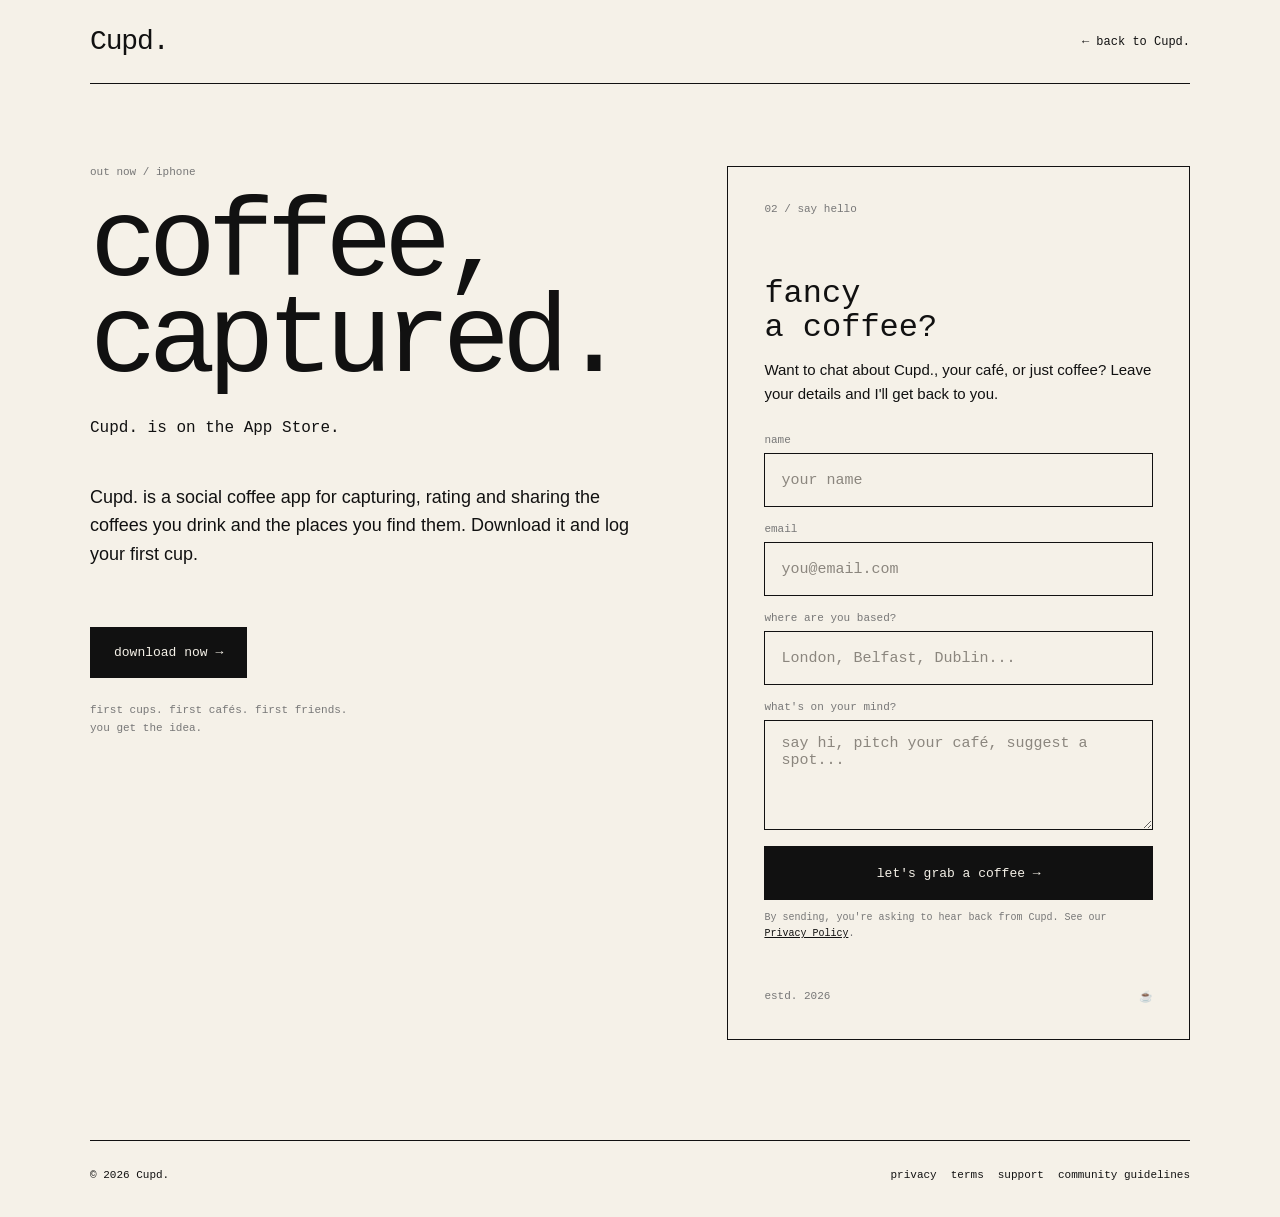
<file: beta/index.html>
<!doctype html>
<html lang="en">
<head>
  <meta charset="utf-8">
  <meta name="viewport" content="width=device-width, initial-scale=1">
  <title>Get Cupd.</title>
  <meta
    name="description"
    content="Cupd. is out now on iPhone. Download it, or say hello and grab a coffee."
  >
  <style>
    :root {
      --cream: #F5F1E8;
      --ink: #111111;
      --muted: #777777;
      --line: #C9C3B9;
    }

    * {
      box-sizing: border-box;
    }

    html,
    body {
      margin: 0;
      padding: 0;
      min-height: 100%;
      background: var(--cream);
      color: var(--ink);
      font-family: "Courier New", Courier, monospace;
    }

    body {
      min-height: 100vh;
    }

    .wrap {
      width: min(1100px, calc(100% - 40px));
      margin: 0 auto;
      min-height: 100vh;
      display: flex;
      flex-direction: column;
    }

    nav {
      min-height: 84px;
      display: flex;
      align-items: center;
      justify-content: space-between;
      gap: 24px;
      border-bottom: 1px solid var(--ink);
    }

    .brand {
      color: var(--ink);
      text-decoration: none;
      font-size: 28px;
      letter-spacing: -0.04em;
    }

    .back {
      color: var(--ink);
      text-decoration: none;
      font-size: 12px;
    }

    .back:hover {
      text-decoration: underline;
    }

    main {
      flex: 1;
      display: grid;
      grid-template-columns: 1.1fr 0.9fr;
      gap: 72px;
      align-items: start;
      padding: 82px 0 100px;
    }

    .eyebrow {
      font-size: 11px;
      color: var(--muted);
      margin-bottom: 20px;
      text-transform: lowercase;
    }

    h1 {
      margin: 0;
      font-size: clamp(54px, 9vw, 112px);
      line-height: 0.86;
      font-weight: 400;
      letter-spacing: -0.075em;
    }

    .tagline {
      margin: 28px 0 0;
      font-size: 16px;
      color: var(--ink);
    }

    .copy {
      margin-top: 46px;
      width: min(560px, 100%);
      font-family: Arial, Helvetica, sans-serif;
      font-size: 18px;
      line-height: 1.6;
    }

    .tiny {
      margin-top: 24px;
      color: var(--muted);
      font-size: 11px;
      line-height: 1.6;
    }

    .panel {
      border: 1px solid var(--ink);
      padding: 36px;
    }

    .panel-number {
      color: var(--muted);
      font-size: 11px;
    }

    .panel-title {
      margin: 62px 0 14px;
      font-size: 32px;
      line-height: 1.05;
      font-weight: 400;
    }

    .panel-copy {
      margin: 0 0 28px;
      font-family: Arial, Helvetica, sans-serif;
      line-height: 1.6;
      font-size: 15px;
    }

    .beta-form {
      display: grid;
      gap: 16px;
    }

    .field {
      display: grid;
      gap: 7px;
    }

    label {
      font-size: 11px;
      color: var(--muted);
    }

    input,
    select,
    textarea {
      width: 100%;
      border: 1px solid var(--ink);
      border-radius: 0;
      background: transparent;
      color: var(--ink);
      padding: 0 16px;
      font-family: "Courier New", Courier, monospace;
      font-size: 15px;
      outline: none;
    }

    input,
    select {
      min-height: 54px;
    }

    textarea {
      min-height: 110px;
      padding-top: 14px;
      padding-bottom: 14px;
      resize: vertical;
    }

    input::placeholder,
    textarea::placeholder {
      color: #8B867E;
    }

    input:focus,
    select:focus,
    textarea:focus {
      outline: 1px solid var(--ink);
      outline-offset: 2px;
    }

    .choice-grid {
      display: grid;
      grid-template-columns: 1fr 1fr;
      gap: 10px;
    }

    .choice {
      position: relative;
    }

    .choice input {
      position: absolute;
      opacity: 0;
      pointer-events: none;
    }

    .choice label {
      min-height: 54px;
      border: 1px solid var(--ink);
      display: flex;
      align-items: center;
      justify-content: center;
      padding: 10px 14px;
      cursor: pointer;
      color: var(--ink);
      text-align: center;
    }

    .choice input:checked + label {
      background: var(--ink);
      color: var(--cream);
    }

    .conditional {
      display: none;
    }

    .conditional.is-visible {
      display: grid;
    }

    button {
      min-height: 54px;
      border: 1px solid var(--ink);
      border-radius: 0;
      background: var(--ink);
      color: var(--cream);
      padding: 0 18px;
      cursor: pointer;
      font-family: "Courier New", Courier, monospace;
      font-size: 13px;
    }

    button:hover {
      opacity: 0.88;
    }

    button:disabled {
      opacity: 0.55;
      cursor: wait;
    }

    .form-note {
      margin: 10px 0 0;
      font-size: 10px;
      color: var(--muted);
      line-height: 1.6;
    }

    .form-note a {
      color: var(--ink);
    }

    .status {
      display: none;
      margin-top: 18px;
      border-top: 1px solid var(--line);
      padding-top: 18px;
      font-size: 12px;
      line-height: 1.6;
    }

    .download {
      display: inline-block;
      margin-top: 40px;
      padding: 18px 24px;
      background: var(--ink);
      color: var(--cream);
      font-size: 13px;
      text-decoration: none;
    }

    .download:hover {
      opacity: 0.88;
    }

    .panel-bottom {
      margin-top: 48px;
      display: flex;
      justify-content: space-between;
      gap: 20px;
      color: var(--muted);
      font-size: 11px;
    }

    footer {
      padding: 28px 0 36px;
      border-top: 1px solid var(--ink);
      display: flex;
      justify-content: space-between;
      gap: 24px;
      font-size: 11px;
    }

    footer a {
      color: var(--ink);
      text-decoration: none;
    }

    footer a:hover {
      text-decoration: underline;
    }

    .footer-links {
      display: flex;
      flex-wrap: wrap;
      justify-content: flex-end;
      gap: 14px;
    }

    @media (max-width: 780px) {
      nav {
        min-height: 72px;
      }

      main {
        grid-template-columns: 1fr;
        gap: 58px;
        padding: 58px 0 72px;
      }

      h1 {
        font-size: clamp(58px, 18vw, 94px);
      }

      .copy {
        font-size: 16px;
      }

      .panel {
        padding: 28px 22px;
      }

      .panel-title {
        margin-top: 44px;
      }

      .choice-grid {
        grid-template-columns: 1fr;
      }

      footer {
        flex-direction: column;
      }

      .footer-links {
        justify-content: flex-start;
      }
    }
  </style>
</head>

<body>
  <div class="wrap">

    <nav>
      <a class="brand" href="../">Cupd.</a>
      <a class="back" href="../">← back to Cupd.</a>
    </nav>

    <main>
      <section>
        <div class="eyebrow">out now / iPhone</div>

        <h1>
          coffee,<br>
          captured.
        </h1>

        <p class="tagline">
          Cupd. is on the App Store.
        </p>

        <p class="copy">
          Cupd. is a social coffee app for capturing, rating and sharing
          the coffees you drink and the places you find them.
          Download it and log your first cup.
        </p>

        <a class="download" href="https://apps.apple.com/gb/app/cupd/id6807595424">
          download now →
        </a>

        <p class="tiny">
          first cups. first cafés. first friends.<br>
          you get the idea.
        </p>
      </section>

      <section class="panel">
        <div>
          <div class="panel-number">02 / say hello</div>

          <h2 class="panel-title">
            fancy<br>
            a coffee?
          </h2>

          <p class="panel-copy">
            Want to chat about Cupd., your café, or just coffee?
            Leave your details and I'll get back to you.
          </p>

          <form
            class="beta-form"
            id="coffee-form"
          >
            <div class="field">
              <label for="name">name</label>
              <input
                id="name"
                name="name"
                type="text"
                autocomplete="name"
                maxlength="80"
                placeholder="your name"
                required
              >
            </div>

            <div class="field">
              <label for="email">email</label>
              <input
                id="email"
                name="email"
                type="email"
                autocomplete="email"
                maxlength="160"
                placeholder="you@email.com"
                required
              >
            </div>

            <div class="field">
              <label for="location">where are you based?</label>
              <input
                id="location"
                name="location"
                type="text"
                autocomplete="address-level2"
                maxlength="100"
                placeholder="London, Belfast, Dublin..."
                required
              >
            </div>

            <div class="field">
              <label for="message">what's on your mind?</label>
              <textarea
                id="message"
                name="message"
                maxlength="600"
                placeholder="say hi, pitch your café, suggest a spot..."
                required
              ></textarea>
            </div>

            <button
              id="submit-button"
              type="submit"
            >
              let's grab a coffee →
            </button>
          </form>

          <p class="form-note">
            By sending, you're asking to hear back from Cupd.
            See our <a href="../privacy.html">Privacy Policy</a>.
          </p>

          <div
            class="status"
            id="status"
            aria-live="polite"
          ></div>
        </div>

        <div class="panel-bottom">
          <span>estd. 2026</span>
          <span>☕</span>
        </div>
      </section>
    </main>

    <footer>
      <div>
        © 2026 Cupd.
      </div>

      <div class="footer-links">
        <a href="../privacy.html">privacy</a>
        <a href="../terms.html">terms</a>
        <a href="../support.html">support</a>
        <a href="../community-guidelines.html">community guidelines</a>
      </div>
    </footer>

  </div>

  <script>
    /*
      IMPORTANT:
      Paste the SAME public Supabase URL + anon/publishable key
      that your previous working beta form used.

      Never use the service-role key here.
    */

    const SUPABASE_URL =
      "https://qptwehtgqjgxpsjtzdhf.supabase.co";

    const SUPABASE_ANON_KEY =
      "eyJhbGciOiJIUzI1NiIsInR5cCI6IkpXVCJ9.eyJpc3MiOiJzdXBhYmFzZSIsInJlZiI6InFwdHdlaHRncWpneHBzanR6ZGhmIiwicm9sZSI6ImFub24iLCJpYXQiOjE3ODc1ODQwOTYsImV4cCI6MjEwMzE2MDA5Nn0.P0xEj0mYHWo42WC0HzPguFAsPX29lHS7c_ouIWmsYlw";


    const form =
      document.getElementById('coffee-form');

    const status =
      document.getElementById('status');

    const submitButton =
      document.getElementById('submit-button');


    function showStatus(message) {
      status.style.display =
        'block';

      status.textContent =
        message;
    }


    form.addEventListener(
      'submit',
      async function (event) {
        event.preventDefault();

        status.style.display =
          'none';

        submitButton.disabled =
          true;

        submitButton.textContent =
          'sending...';

        const data =
          new FormData(form);

        const field = (name) =>
          String(
            data.get(name) || ''
          ).trim();

        /*
          Coffee chats go into the existing beta_signups table.
          The message is stored in beta_reason, prefixed so
          they're easy to spot.
        */
        const payload = {
          name:
            field('name'),

          email:
            field('email').toLowerCase(),

          location:
            field('location'),

          status:
            'waiting',

          user_type:
            'Coffee drinker',

          device:
            '',

          coffee_frequency:
            '',

          beta_reason:
            `☕ coffee chat: ${field('message')}`
        };


        try {
          const response =
            await fetch(
              `${SUPABASE_URL}/rest/v1/beta_signups`,
              {
                method:
                  'POST',

                headers: {
                  apikey:
                    SUPABASE_ANON_KEY,

                  Authorization:
                    `Bearer ${SUPABASE_ANON_KEY}`,

                  'Content-Type':
                    'application/json',

                  Prefer:
                    'return=minimal'
                },

                body:
                  JSON.stringify(
                    payload
                  )
              }
            );


          if (!response.ok) {
            const errorText =
              await response.text();

            if (
              response.status ===
                409 ||
              errorText.includes(
                'beta_signups_email_unique'
              )
            ) {
              showStatus(
                "looks like we've already got your details — I'll be in touch."
              );

              return;
            }

            throw new Error(
              errorText ||
              'Could not send message.'
            );
          }


          form.reset();

          showStatus(
            "got it. I'll be in touch about that coffee."
          );

        } catch (error) {
          console.error(
            'COFFEE FORM ERROR:',
            error
          );

          showStatus(
            "couldn't send that just yet. try again in a moment, or email support@cupd.co.uk."
          );

        } finally {
          submitButton.disabled =
            false;

          submitButton.textContent =
            "let's grab a coffee →";
        }
      }
    );
  </script>
</body>
</html>
</file>
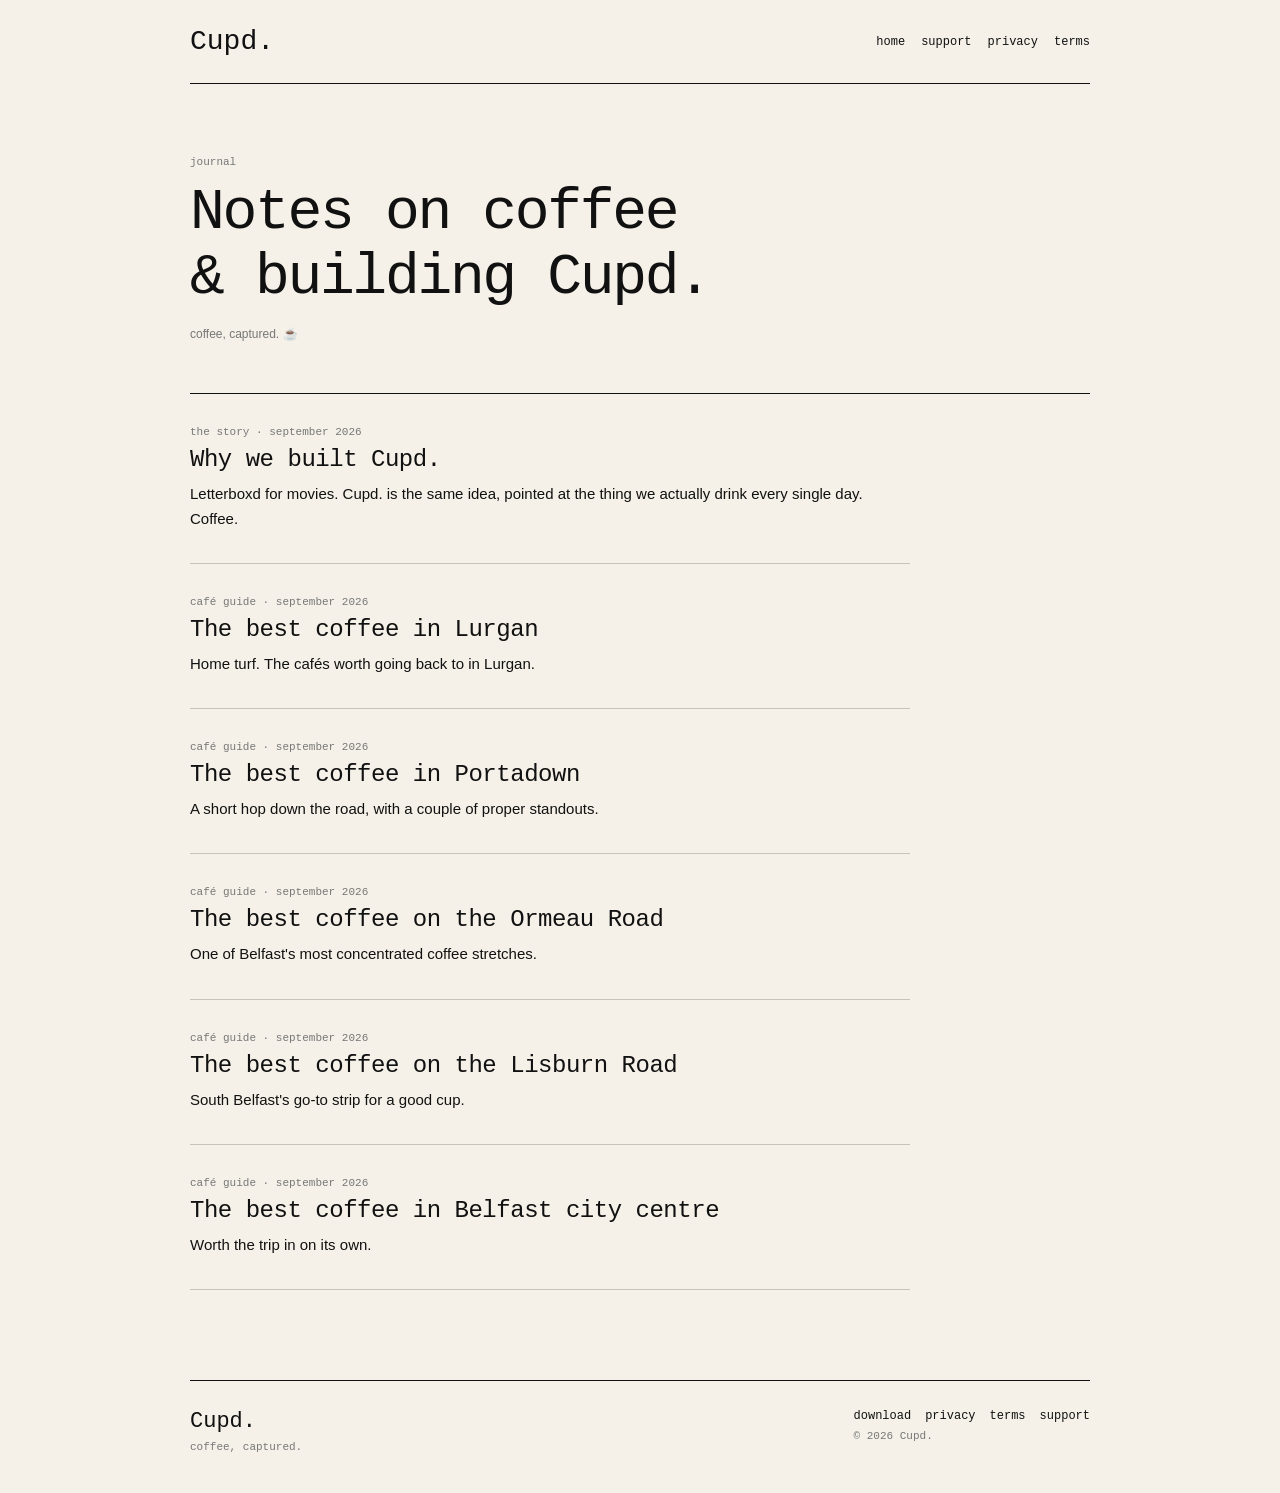
<file: journal/index.html>
<!doctype html>
<html lang="en">
<head>
  <meta charset="utf-8">
  <meta name="viewport" content="width=device-width, initial-scale=1">
  <title>Journal | Cupd.</title>
  <meta name="description" content="Notes on coffee, cafés and building Cupd.">
  <style>
:root {
  --cream: #F5F1E8;
  --ink: #111111;
  --muted: #777777;
  --line: #C9C3B9;
}
* { box-sizing: border-box; }
html { scroll-behavior: smooth; }
body {
  margin: 0;
  background: var(--cream);
  color: var(--ink);
  font-family: "Courier New", Courier, monospace;
}
.wrap {
  width: min(900px, calc(100% - 40px));
  margin: 0 auto;
}
nav {
  min-height: 84px;
  display: flex;
  align-items: center;
  justify-content: space-between;
  gap: 22px;
  border-bottom: 1px solid var(--ink);
}
.brand {
  color: var(--ink);
  text-decoration: none;
  font-size: 28px;
}
.navlinks {
  display: flex;
  flex-wrap: wrap;
  justify-content: flex-end;
  gap: 16px;
}
.navlinks a, footer a {
  color: var(--ink);
  text-decoration: none;
  font-size: 12px;
}
.navlinks a:hover, footer a:hover { text-decoration: underline; }
main {
  padding: 72px 0 90px;
}
.eyebrow {
  color: var(--muted);
  font-size: 11px;
  text-transform: lowercase;
  margin-bottom: 12px;
}
h1 {
  margin: 0 0 14px;
  font-size: clamp(34px, 7vw, 58px);
  font-weight: 400;
  letter-spacing: -0.04em;
}
.updated {
  margin: 0 0 48px;
  color: var(--muted);
  font-size: 12px;
}
p, li {
  font-family: Arial, Helvetica, sans-serif;
  font-size: 15px;
  line-height: 1.72;
}
p { margin: 10px 0; }
a { color: var(--ink); }

/* post list */
.post-list {
  margin-top: 40px;
  border-top: 1px solid var(--ink);
}
.post-card {
  display: block;
  text-decoration: none;
  color: var(--ink);
  padding: 32px 0;
  border-bottom: 1px solid var(--line);
}
.post-card:hover .post-title { text-decoration: underline; }
.post-meta {
  font-size: 11px;
  color: var(--muted);
  text-transform: lowercase;
  margin-bottom: 8px;
}
.post-title {
  font-family: "Courier New", Courier, monospace;
  font-size: 24px;
  font-weight: 400;
  margin: 0 0 8px;
  letter-spacing: -0.02em;
}
.post-excerpt {
  font-family: Arial, Helvetica, sans-serif;
  font-size: 15px;
  line-height: 1.68;
  color: var(--ink);
  margin: 0;
}
.post-excerpt, .post-card { max-width: 720px; }

footer {
  border-top: 1px solid var(--ink);
  padding: 28px 0 40px;
}
.footer-inner {
  display: flex;
  justify-content: space-between;
  gap: 28px;
  align-items: flex-start;
}
.footer-brand { font-size: 22px; }
.footer-tagline, .copyright {
  color: var(--muted);
  font-size: 11px;
  margin-top: 7px;
}
.footerlinks {
  display: flex;
  flex-wrap: wrap;
  gap: 14px;
  justify-content: flex-end;
}
@media (max-width: 650px) {
  nav { align-items: flex-start; padding: 22px 0; }
  .navlinks { max-width: 210px; }
  main { padding-top: 50px; }
  .footer-inner { flex-direction: column; }
  .footerlinks { justify-content: flex-start; }
}
</style>
</head>
<body>
  <div class="wrap">
    <nav>
      <a class="brand" href="/">Cupd.</a>
      <div class="navlinks">
        <a href="/">home</a>
        <a href="../support.html">support</a>
        <a href="../privacy.html">privacy</a>
        <a href="../terms.html">terms</a>
      </div>
    </nav>
    <main>

      <div class="eyebrow">journal</div>
      <h1>Notes on coffee<br>&amp; building Cupd.</h1>
      <p class="updated">coffee, captured. ☕️</p>

      <div class="post-list">

        <a class="post-card" href="why-we-built-cupd.html">
          <div class="post-meta">the story · September 2026</div>
          <h2 class="post-title">Why we built Cupd.</h2>
          <p class="post-excerpt">Letterboxd for movies. Cupd. is the same idea, pointed at the thing we actually drink every single day. Coffee.</p>
        </a>

        <a class="post-card" href="best-coffee-lurgan.html">
          <div class="post-meta">café guide · September 2026</div>
          <h2 class="post-title">The best coffee in Lurgan</h2>
          <p class="post-excerpt">Home turf. The cafés worth going back to in Lurgan.</p>
        </a>

        <a class="post-card" href="best-coffee-portadown.html">
          <div class="post-meta">café guide · September 2026</div>
          <h2 class="post-title">The best coffee in Portadown</h2>
          <p class="post-excerpt">A short hop down the road, with a couple of proper standouts.</p>
        </a>

        <a class="post-card" href="best-coffee-ormeau-road.html">
          <div class="post-meta">café guide · September 2026</div>
          <h2 class="post-title">The best coffee on the Ormeau Road</h2>
          <p class="post-excerpt">One of Belfast's most concentrated coffee stretches.</p>
        </a>

        <a class="post-card" href="best-coffee-lisburn-road.html">
          <div class="post-meta">café guide · September 2026</div>
          <h2 class="post-title">The best coffee on the Lisburn Road</h2>
          <p class="post-excerpt">South Belfast's go-to strip for a good cup.</p>
        </a>

        <a class="post-card" href="best-coffee-belfast-city-centre.html">
          <div class="post-meta">café guide · September 2026</div>
          <h2 class="post-title">The best coffee in Belfast city centre</h2>
          <p class="post-excerpt">Worth the trip in on its own.</p>
        </a>

      </div>

    </main>
    <footer>
      <div class="footer-inner">
        <div>
          <div class="footer-brand">Cupd.</div>
          <div class="footer-tagline">coffee, captured.</div>
        </div>
        <div>
          <div class="footerlinks">
            <a href="https://apps.apple.com/gb/app/cupd/id6807595424">download</a>
            <a href="../privacy.html">privacy</a>
            <a href="../terms.html">terms</a>
            <a href="../support.html">support</a>
          </div>
          <div class="copyright">© 2026 Cupd.</div>
        </div>
      </div>
    </footer>
  </div>
</body>
</html>
</file>
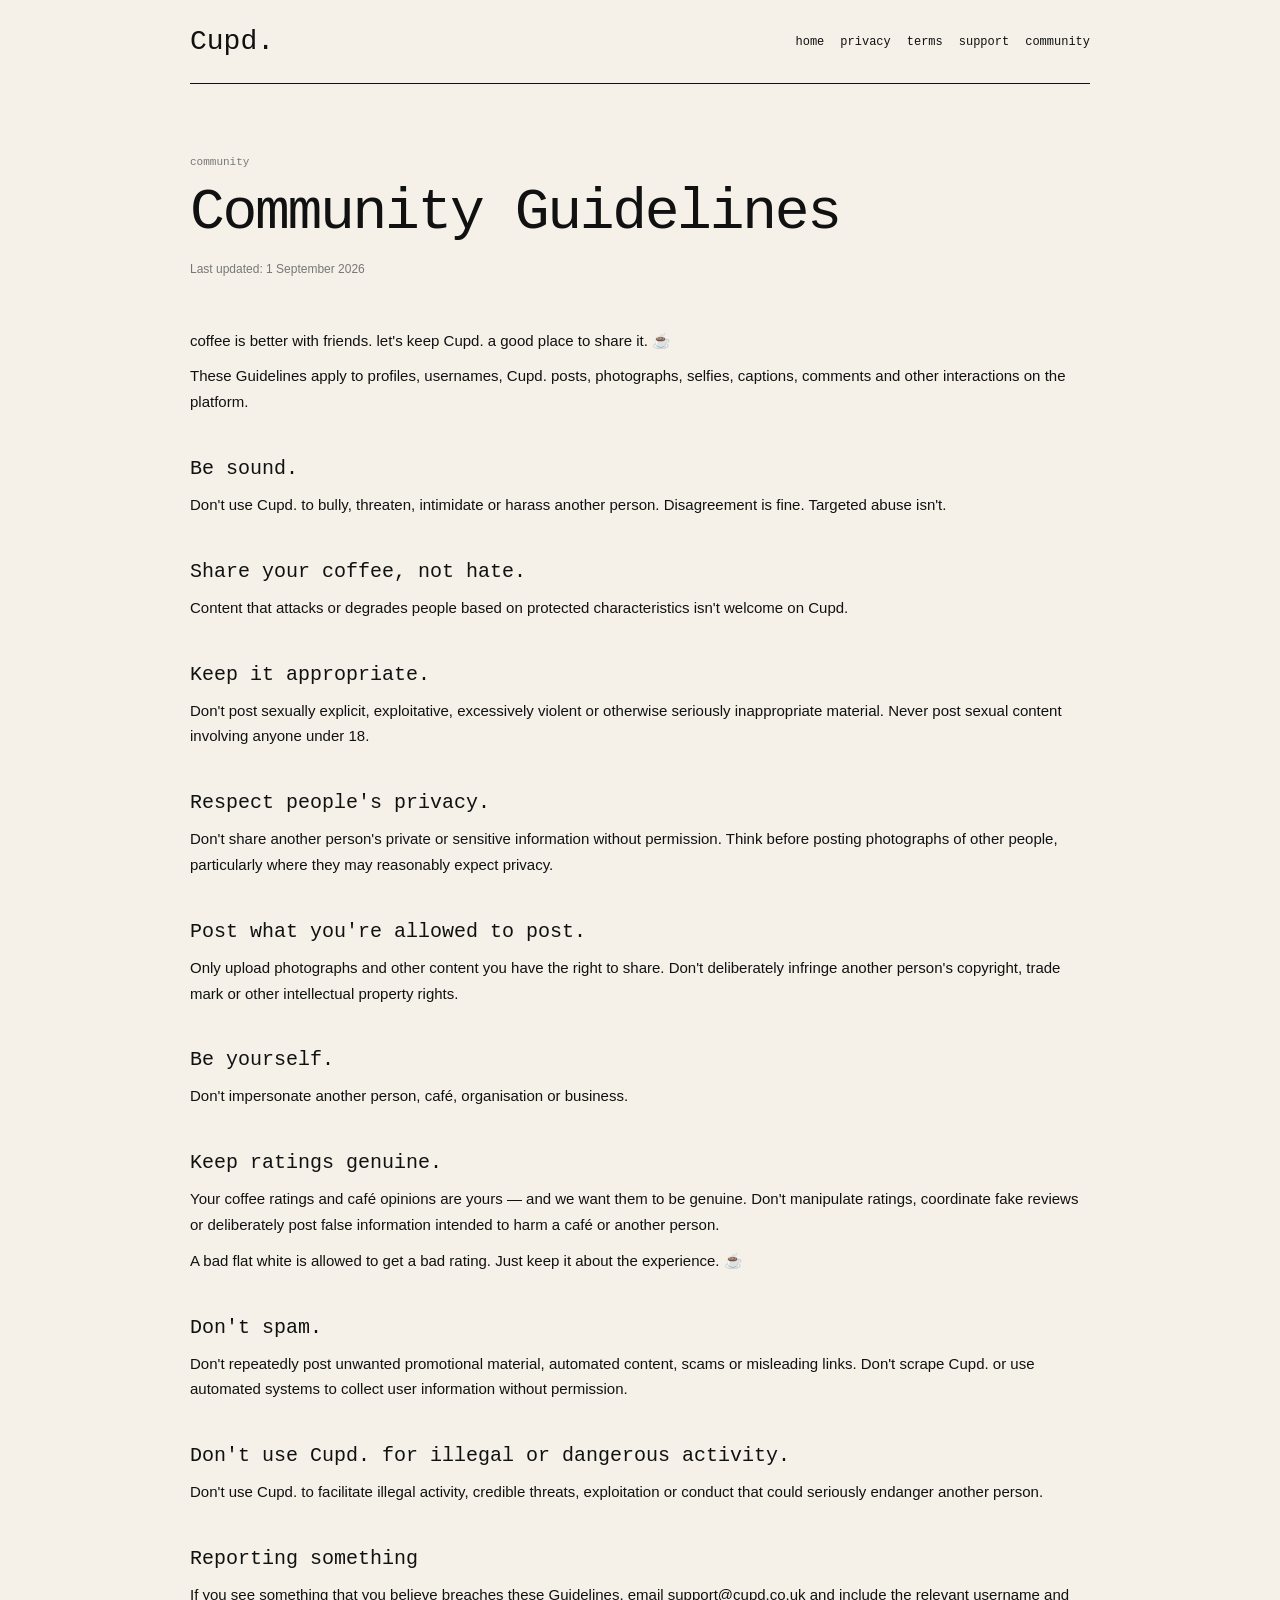
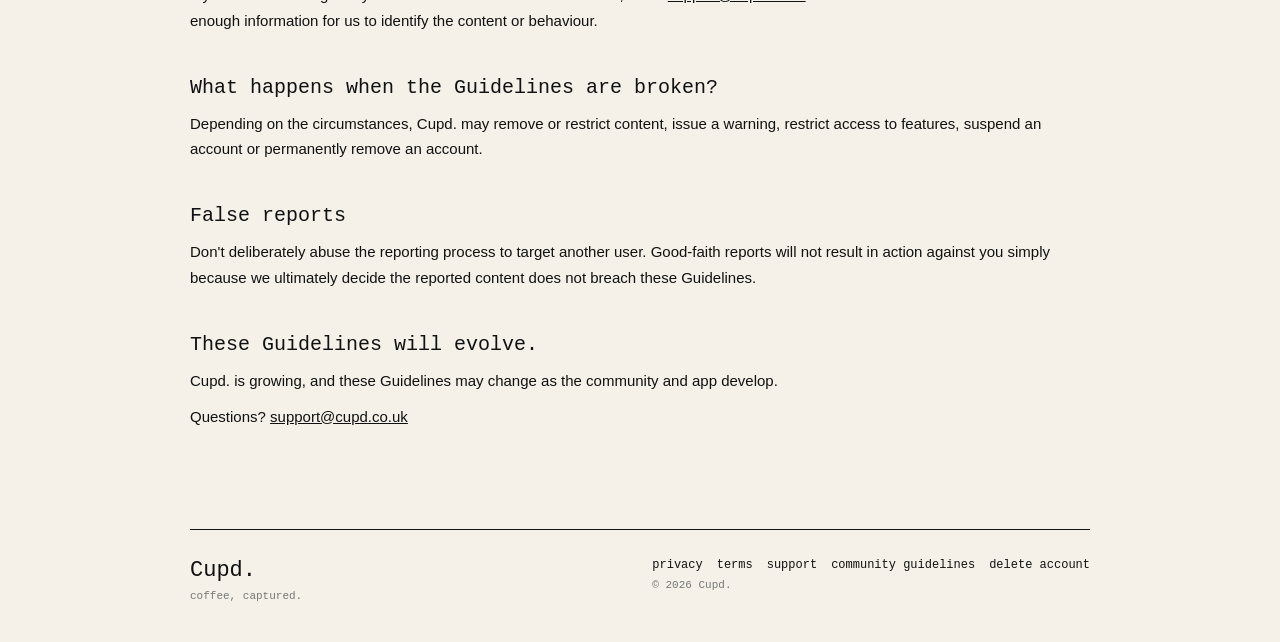
<file: community-guidelines.html>
<!doctype html>
<html lang="en">
<head>
  <meta charset="utf-8">
  <meta name="viewport" content="width=device-width, initial-scale=1">
  <title>Community Guidelines | Cupd.</title>
  <meta name="description" content="Cupd. community rules and reporting guidance.">
  <style>
:root {
  --cream: #F5F1E8;
  --ink: #111111;
  --muted: #777777;
  --line: #C9C3B9;
}
* { box-sizing: border-box; }
html { scroll-behavior: smooth; }
body {
  margin: 0;
  background: var(--cream);
  color: var(--ink);
  font-family: "Courier New", Courier, monospace;
}
.wrap {
  width: min(900px, calc(100% - 40px));
  margin: 0 auto;
}
nav {
  min-height: 84px;
  display: flex;
  align-items: center;
  justify-content: space-between;
  gap: 22px;
  border-bottom: 1px solid var(--ink);
}
.brand {
  color: var(--ink);
  text-decoration: none;
  font-size: 28px;
}
.navlinks {
  display: flex;
  flex-wrap: wrap;
  justify-content: flex-end;
  gap: 16px;
}
.navlinks a, footer a {
  color: var(--ink);
  text-decoration: none;
  font-size: 12px;
}
.navlinks a:hover, footer a:hover { text-decoration: underline; }
main {
  padding: 72px 0 90px;
}
.eyebrow {
  color: var(--muted);
  font-size: 11px;
  text-transform: lowercase;
  margin-bottom: 12px;
}
h1 {
  margin: 0 0 14px;
  font-size: clamp(34px, 7vw, 58px);
  font-weight: 400;
  letter-spacing: -0.04em;
}
.updated {
  margin: 0 0 48px;
  color: var(--muted);
  font-size: 12px;
}
h2 {
  margin: 42px 0 12px;
  font-size: 20px;
  font-weight: 400;
}
h3 {
  margin: 26px 0 8px;
  font-size: 14px;
}
p, li {
  font-family: Arial, Helvetica, sans-serif;
  font-size: 15px;
  line-height: 1.72;
}
p { margin: 10px 0; }
ul { padding-left: 22px; }
strong { font-weight: 700; }
a { color: var(--ink); }
.callout {
  margin: 34px 0;
  border: 1px solid var(--ink);
  padding: 22px;
}
footer {
  border-top: 1px solid var(--ink);
  padding: 28px 0 40px;
}
.footer-inner {
  display: flex;
  justify-content: space-between;
  gap: 28px;
  align-items: flex-start;
}
.footer-brand { font-size: 22px; }
.footer-tagline, .copyright {
  color: var(--muted);
  font-size: 11px;
  margin-top: 7px;
}
.footerlinks {
  display: flex;
  flex-wrap: wrap;
  gap: 14px;
  justify-content: flex-end;
}
@media (max-width: 650px) {
  nav { align-items: flex-start; padding: 22px 0; }
  .navlinks { max-width: 210px; }
  main { padding-top: 50px; }
  .footer-inner { flex-direction: column; }
  .footerlinks { justify-content: flex-start; }
}
</style>
</head>
<body>
  <div class="wrap">
    <nav>
      <a class="brand" href="/">Cupd.</a>
      <div class="navlinks">
        <a href="/">home</a>
        <a href="privacy.html">privacy</a>
        <a href="terms.html">terms</a>
        <a href="support.html">support</a>
        <a href="community-guidelines.html">community</a>
      </div>
    </nav>
    <main>

      <div class="eyebrow">community</div>
      <h1>Community Guidelines</h1>
      <p class="updated">Last updated: 1 September 2026</p>

      <p>coffee is better with friends. let's keep Cupd. a good place to share it. ☕️</p>
      <p>These Guidelines apply to profiles, usernames, Cupd. posts, photographs, selfies, captions, comments and other interactions on the platform.</p>

      <h2>Be sound.</h2>
      <p>Don't use Cupd. to bully, threaten, intimidate or harass another person. Disagreement is fine. Targeted abuse isn't.</p>

      <h2>Share your coffee, not hate.</h2>
      <p>Content that attacks or degrades people based on protected characteristics isn't welcome on Cupd.</p>

      <h2>Keep it appropriate.</h2>
      <p>Don't post sexually explicit, exploitative, excessively violent or otherwise seriously inappropriate material. Never post sexual content involving anyone under 18.</p>

      <h2>Respect people's privacy.</h2>
      <p>Don't share another person's private or sensitive information without permission. Think before posting photographs of other people, particularly where they may reasonably expect privacy.</p>

      <h2>Post what you're allowed to post.</h2>
      <p>Only upload photographs and other content you have the right to share. Don't deliberately infringe another person's copyright, trade mark or other intellectual property rights.</p>

      <h2>Be yourself.</h2>
      <p>Don't impersonate another person, café, organisation or business.</p>

      <h2>Keep ratings genuine.</h2>
      <p>Your coffee ratings and café opinions are yours — and we want them to be genuine. Don't manipulate ratings, coordinate fake reviews or deliberately post false information intended to harm a café or another person.</p>
      <p>A bad flat white is allowed to get a bad rating. Just keep it about the experience. ☕️</p>

      <h2>Don't spam.</h2>
      <p>Don't repeatedly post unwanted promotional material, automated content, scams or misleading links. Don't scrape Cupd. or use automated systems to collect user information without permission.</p>

      <h2>Don't use Cupd. for illegal or dangerous activity.</h2>
      <p>Don't use Cupd. to facilitate illegal activity, credible threats, exploitation or conduct that could seriously endanger another person.</p>

      <h2>Reporting something</h2>
      <p>If you see something that you believe breaches these Guidelines, email <a href="mailto:support@cupd.co.uk">support@cupd.co.uk</a> and include the relevant username and enough information for us to identify the content or behaviour.</p>

      <h2>What happens when the Guidelines are broken?</h2>
      <p>Depending on the circumstances, Cupd. may remove or restrict content, issue a warning, restrict access to features, suspend an account or permanently remove an account.</p>

      <h2>False reports</h2>
      <p>Don't deliberately abuse the reporting process to target another user. Good-faith reports will not result in action against you simply because we ultimately decide the reported content does not breach these Guidelines.</p>

      <h2>These Guidelines will evolve.</h2>
      <p>Cupd. is growing, and these Guidelines may change as the community and app develop.</p>

      <p>Questions? <a href="mailto:support@cupd.co.uk">support@cupd.co.uk</a></p>

    </main>
    <footer>
      <div class="footer-inner">
        <div>
          <div class="footer-brand">Cupd.</div>
          <div class="footer-tagline">coffee, captured.</div>
        </div>
        <div>
          <div class="footerlinks">
            <a href="privacy.html">privacy</a>
            <a href="terms.html">terms</a>
            <a href="support.html">support</a>
            <a href="community-guidelines.html">community guidelines</a>
            <a href="delete-account.html">delete account</a>
          </div>
          <div class="copyright">© 2026 Cupd.</div>
        </div>
      </div>
    </footer>
  </div>
</body>
</html>
</file>
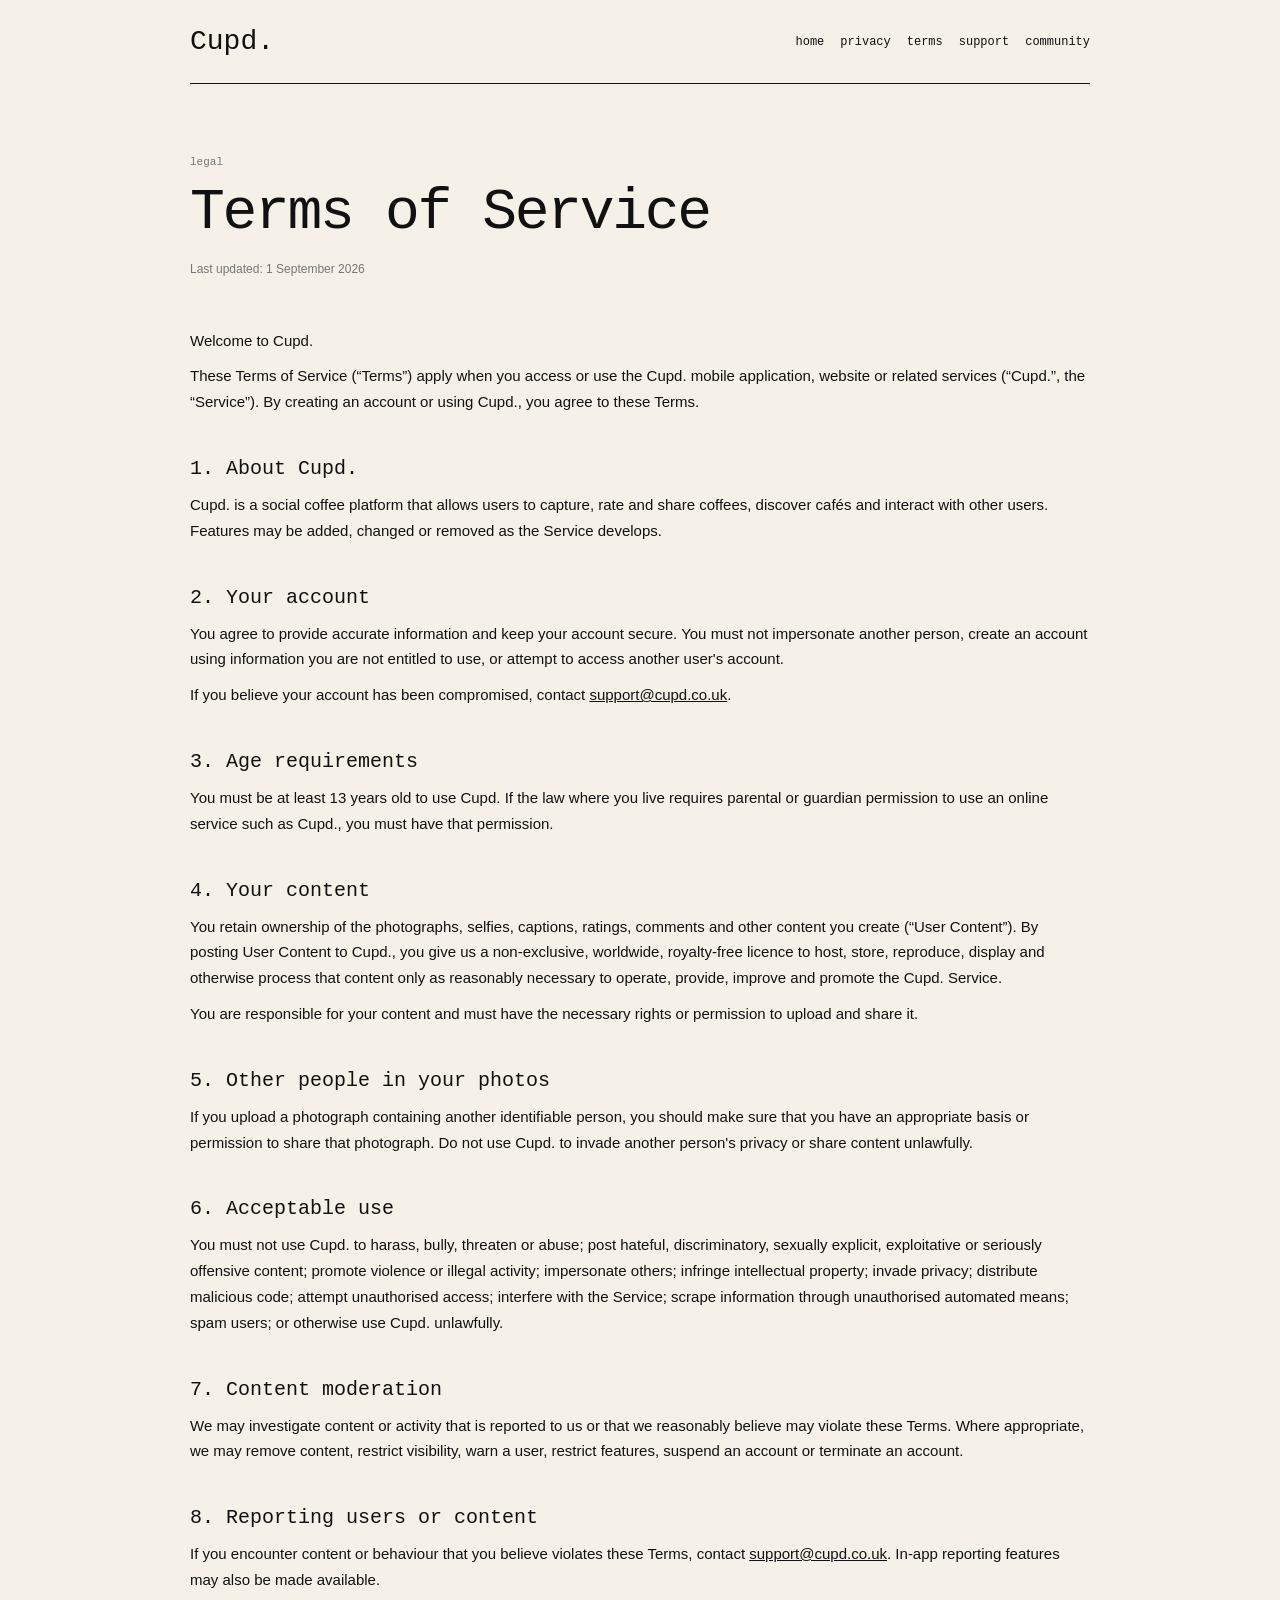
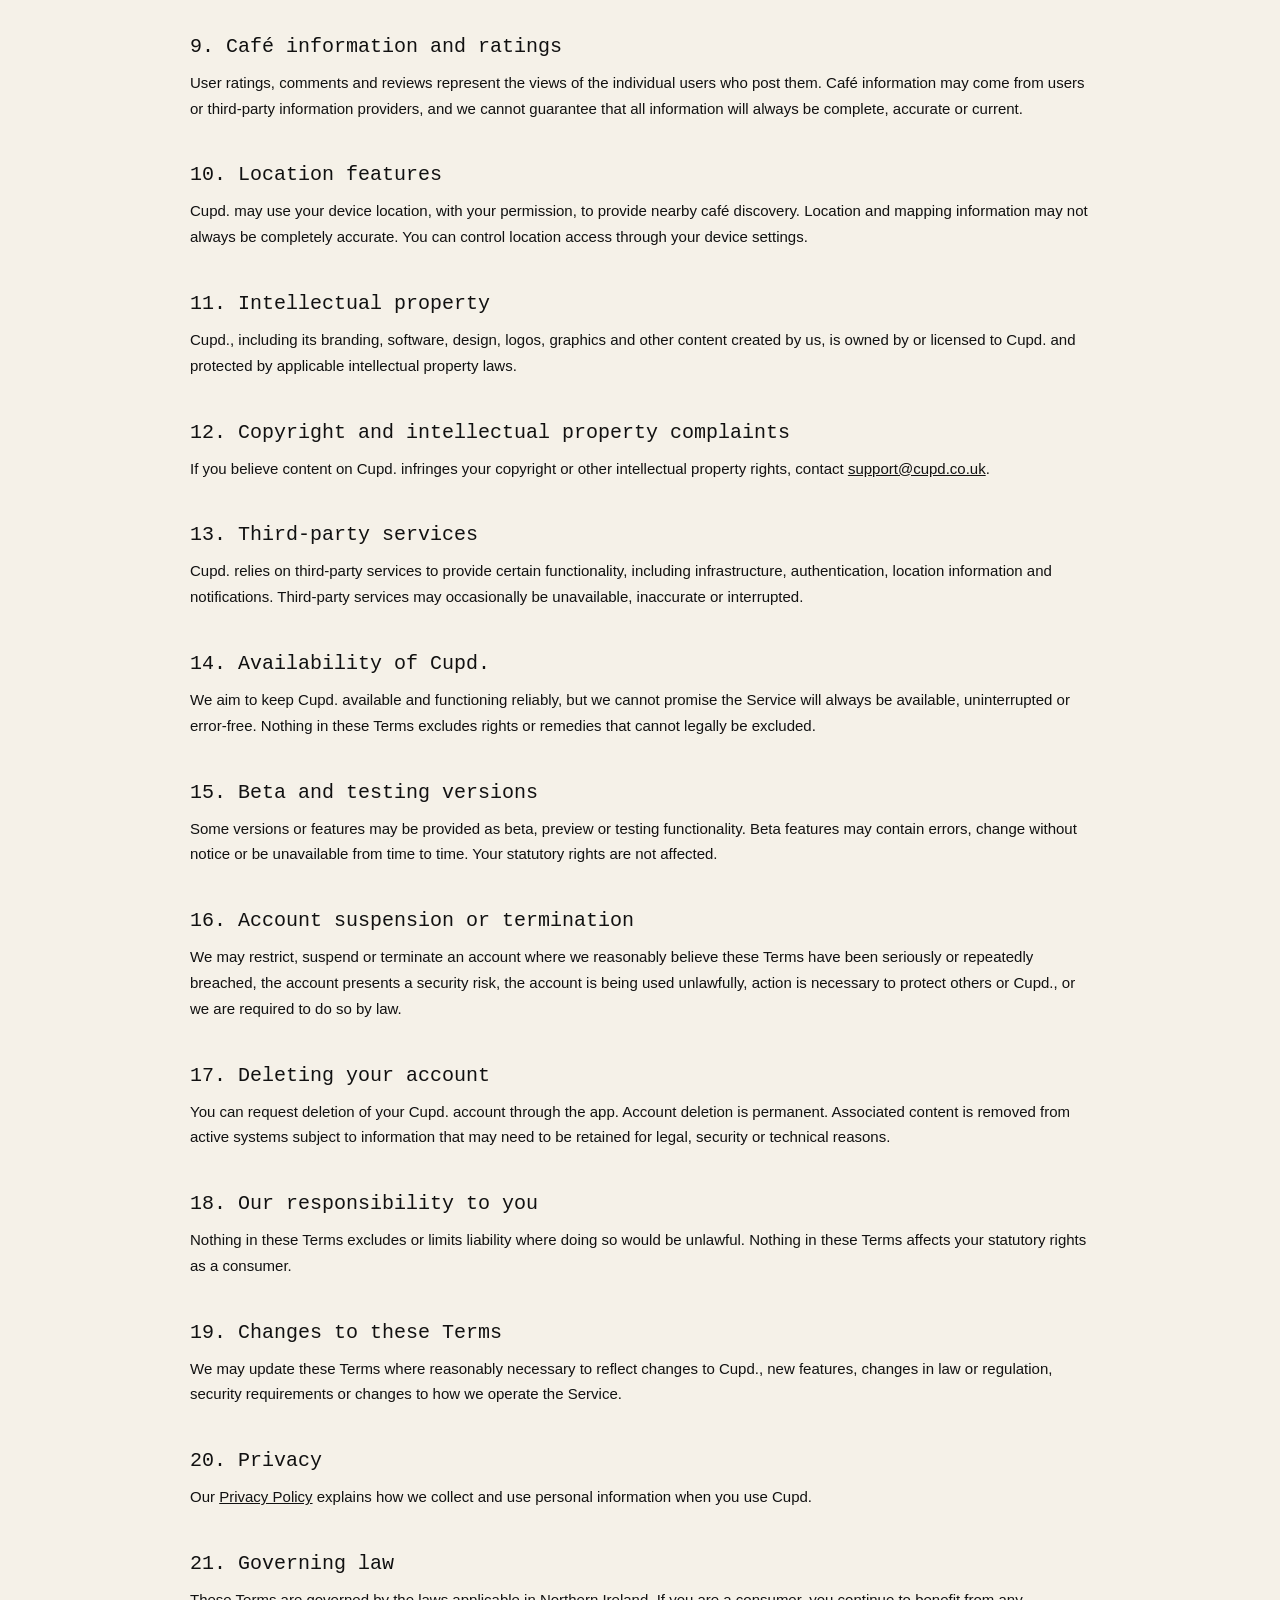
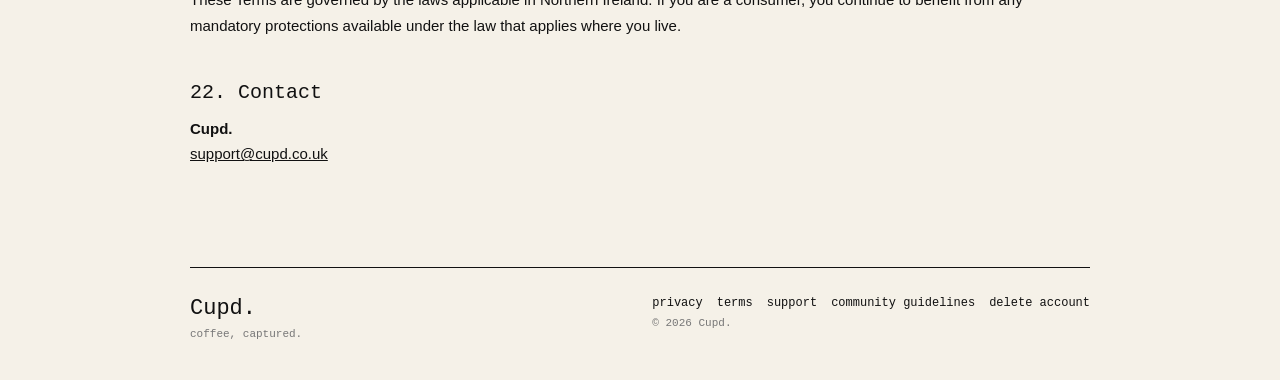
<file: cupdwebsite.html>
<!doctype html>
<html lang="en">
<head>
  <meta charset="utf-8">
  <meta name="viewport" content="width=device-width, initial-scale=1">
  <title>Terms of Service | Cupd.</title>
  <meta name="description" content="Terms for using Cupd.">
  <style>
:root {
  --cream: #F5F1E8;
  --ink: #111111;
  --muted: #777777;
  --line: #C9C3B9;
}
* { box-sizing: border-box; }
html { scroll-behavior: smooth; }
body {
  margin: 0;
  background: var(--cream);
  color: var(--ink);
  font-family: "Courier New", Courier, monospace;
}
.wrap {
  width: min(900px, calc(100% - 40px));
  margin: 0 auto;
}
nav {
  min-height: 84px;
  display: flex;
  align-items: center;
  justify-content: space-between;
  gap: 22px;
  border-bottom: 1px solid var(--ink);
}
.brand {
  color: var(--ink);
  text-decoration: none;
  font-size: 28px;
}
.navlinks {
  display: flex;
  flex-wrap: wrap;
  justify-content: flex-end;
  gap: 16px;
}
.navlinks a, footer a {
  color: var(--ink);
  text-decoration: none;
  font-size: 12px;
}
.navlinks a:hover, footer a:hover { text-decoration: underline; }
main {
  padding: 72px 0 90px;
}
.eyebrow {
  color: var(--muted);
  font-size: 11px;
  text-transform: lowercase;
  margin-bottom: 12px;
}
h1 {
  margin: 0 0 14px;
  font-size: clamp(34px, 7vw, 58px);
  font-weight: 400;
  letter-spacing: -0.04em;
}
.updated {
  margin: 0 0 48px;
  color: var(--muted);
  font-size: 12px;
}
h2 {
  margin: 42px 0 12px;
  font-size: 20px;
  font-weight: 400;
}
h3 {
  margin: 26px 0 8px;
  font-size: 14px;
}
p, li {
  font-family: Arial, Helvetica, sans-serif;
  font-size: 15px;
  line-height: 1.72;
}
p { margin: 10px 0; }
ul { padding-left: 22px; }
strong { font-weight: 700; }
a { color: var(--ink); }
.callout {
  margin: 34px 0;
  border: 1px solid var(--ink);
  padding: 22px;
}
footer {
  border-top: 1px solid var(--ink);
  padding: 28px 0 40px;
}
.footer-inner {
  display: flex;
  justify-content: space-between;
  gap: 28px;
  align-items: flex-start;
}
.footer-brand { font-size: 22px; }
.footer-tagline, .copyright {
  color: var(--muted);
  font-size: 11px;
  margin-top: 7px;
}
.footerlinks {
  display: flex;
  flex-wrap: wrap;
  gap: 14px;
  justify-content: flex-end;
}
@media (max-width: 650px) {
  nav { align-items: flex-start; padding: 22px 0; }
  .navlinks { max-width: 210px; }
  main { padding-top: 50px; }
  .footer-inner { flex-direction: column; }
  .footerlinks { justify-content: flex-start; }
}
</style>
</head>
<body>
  <div class="wrap">
    <nav>
      <a class="brand" href="/">Cupd.</a>
      <div class="navlinks">
        <a href="/">home</a>
        <a href="privacy.html">privacy</a>
        <a href="terms.html">terms</a>
        <a href="support.html">support</a>
        <a href="community-guidelines.html">community</a>
      </div>
    </nav>
    <main>

      <div class="eyebrow">legal</div>
      <h1>Terms of Service</h1>
      <p class="updated">Last updated: 1 September 2026</p>
      <p>Welcome to Cupd.</p>
      <p>These Terms of Service (“Terms”) apply when you access or use the Cupd. mobile application, website or related services (“Cupd.”, the “Service”). By creating an account or using Cupd., you agree to these Terms.</p>

      <h2>1. About Cupd.</h2>
      <p>Cupd. is a social coffee platform that allows users to capture, rate and share coffees, discover cafés and interact with other users. Features may be added, changed or removed as the Service develops.</p>

      <h2>2. Your account</h2>
      <p>You agree to provide accurate information and keep your account secure. You must not impersonate another person, create an account using information you are not entitled to use, or attempt to access another user's account.</p>
      <p>If you believe your account has been compromised, contact <a href="mailto:support@cupd.co.uk">support@cupd.co.uk</a>.</p>

      <h2>3. Age requirements</h2>
      <p>You must be at least 13 years old to use Cupd. If the law where you live requires parental or guardian permission to use an online service such as Cupd., you must have that permission.</p>

      <h2>4. Your content</h2>
      <p>You retain ownership of the photographs, selfies, captions, ratings, comments and other content you create (“User Content”). By posting User Content to Cupd., you give us a non-exclusive, worldwide, royalty-free licence to host, store, reproduce, display and otherwise process that content only as reasonably necessary to operate, provide, improve and promote the Cupd. Service.</p>
      <p>You are responsible for your content and must have the necessary rights or permission to upload and share it.</p>

      <h2>5. Other people in your photos</h2>
      <p>If you upload a photograph containing another identifiable person, you should make sure that you have an appropriate basis or permission to share that photograph. Do not use Cupd. to invade another person's privacy or share content unlawfully.</p>

      <h2>6. Acceptable use</h2>
      <p>You must not use Cupd. to harass, bully, threaten or abuse; post hateful, discriminatory, sexually explicit, exploitative or seriously offensive content; promote violence or illegal activity; impersonate others; infringe intellectual property; invade privacy; distribute malicious code; attempt unauthorised access; interfere with the Service; scrape information through unauthorised automated means; spam users; or otherwise use Cupd. unlawfully.</p>

      <h2>7. Content moderation</h2>
      <p>We may investigate content or activity that is reported to us or that we reasonably believe may violate these Terms. Where appropriate, we may remove content, restrict visibility, warn a user, restrict features, suspend an account or terminate an account.</p>

      <h2>8. Reporting users or content</h2>
      <p>If you encounter content or behaviour that you believe violates these Terms, contact <a href="mailto:support@cupd.co.uk">support@cupd.co.uk</a>. In-app reporting features may also be made available.</p>

      <h2>9. Café information and ratings</h2>
      <p>User ratings, comments and reviews represent the views of the individual users who post them. Café information may come from users or third-party information providers, and we cannot guarantee that all information will always be complete, accurate or current.</p>

      <h2>10. Location features</h2>
      <p>Cupd. may use your device location, with your permission, to provide nearby café discovery. Location and mapping information may not always be completely accurate. You can control location access through your device settings.</p>

      <h2>11. Intellectual property</h2>
      <p>Cupd., including its branding, software, design, logos, graphics and other content created by us, is owned by or licensed to Cupd. and protected by applicable intellectual property laws.</p>

      <h2>12. Copyright and intellectual property complaints</h2>
      <p>If you believe content on Cupd. infringes your copyright or other intellectual property rights, contact <a href="mailto:support@cupd.co.uk">support@cupd.co.uk</a>.</p>

      <h2>13. Third-party services</h2>
      <p>Cupd. relies on third-party services to provide certain functionality, including infrastructure, authentication, location information and notifications. Third-party services may occasionally be unavailable, inaccurate or interrupted.</p>

      <h2>14. Availability of Cupd.</h2>
      <p>We aim to keep Cupd. available and functioning reliably, but we cannot promise the Service will always be available, uninterrupted or error-free. Nothing in these Terms excludes rights or remedies that cannot legally be excluded.</p>

      <h2>15. Beta and testing versions</h2>
      <p>Some versions or features may be provided as beta, preview or testing functionality. Beta features may contain errors, change without notice or be unavailable from time to time. Your statutory rights are not affected.</p>

      <h2>16. Account suspension or termination</h2>
      <p>We may restrict, suspend or terminate an account where we reasonably believe these Terms have been seriously or repeatedly breached, the account presents a security risk, the account is being used unlawfully, action is necessary to protect others or Cupd., or we are required to do so by law.</p>

      <h2>17. Deleting your account</h2>
      <p>You can request deletion of your Cupd. account through the app. Account deletion is permanent. Associated content is removed from active systems subject to information that may need to be retained for legal, security or technical reasons.</p>

      <h2>18. Our responsibility to you</h2>
      <p>Nothing in these Terms excludes or limits liability where doing so would be unlawful. Nothing in these Terms affects your statutory rights as a consumer.</p>

      <h2>19. Changes to these Terms</h2>
      <p>We may update these Terms where reasonably necessary to reflect changes to Cupd., new features, changes in law or regulation, security requirements or changes to how we operate the Service.</p>

      <h2>20. Privacy</h2>
      <p>Our <a href="privacy.html">Privacy Policy</a> explains how we collect and use personal information when you use Cupd.</p>

      <h2>21. Governing law</h2>
      <p>These Terms are governed by the laws applicable in Northern Ireland. If you are a consumer, you continue to benefit from any mandatory protections available under the law that applies where you live.</p>

      <h2>22. Contact</h2>
      <p><strong>Cupd.</strong><br><a href="mailto:support@cupd.co.uk">support@cupd.co.uk</a></p>

    </main>
    <footer>
      <div class="footer-inner">
        <div>
          <div class="footer-brand">Cupd.</div>
          <div class="footer-tagline">coffee, captured.</div>
        </div>
        <div>
          <div class="footerlinks">
            <a href="privacy.html">privacy</a>
            <a href="terms.html">terms</a>
            <a href="support.html">support</a>
            <a href="community-guidelines.html">community guidelines</a>
            <a href="delete-account.html">delete account</a>
          </div>
          <div class="copyright">© 2026 Cupd.</div>
        </div>
      </div>
    </footer>
  </div>
</body>
</html>
</file>
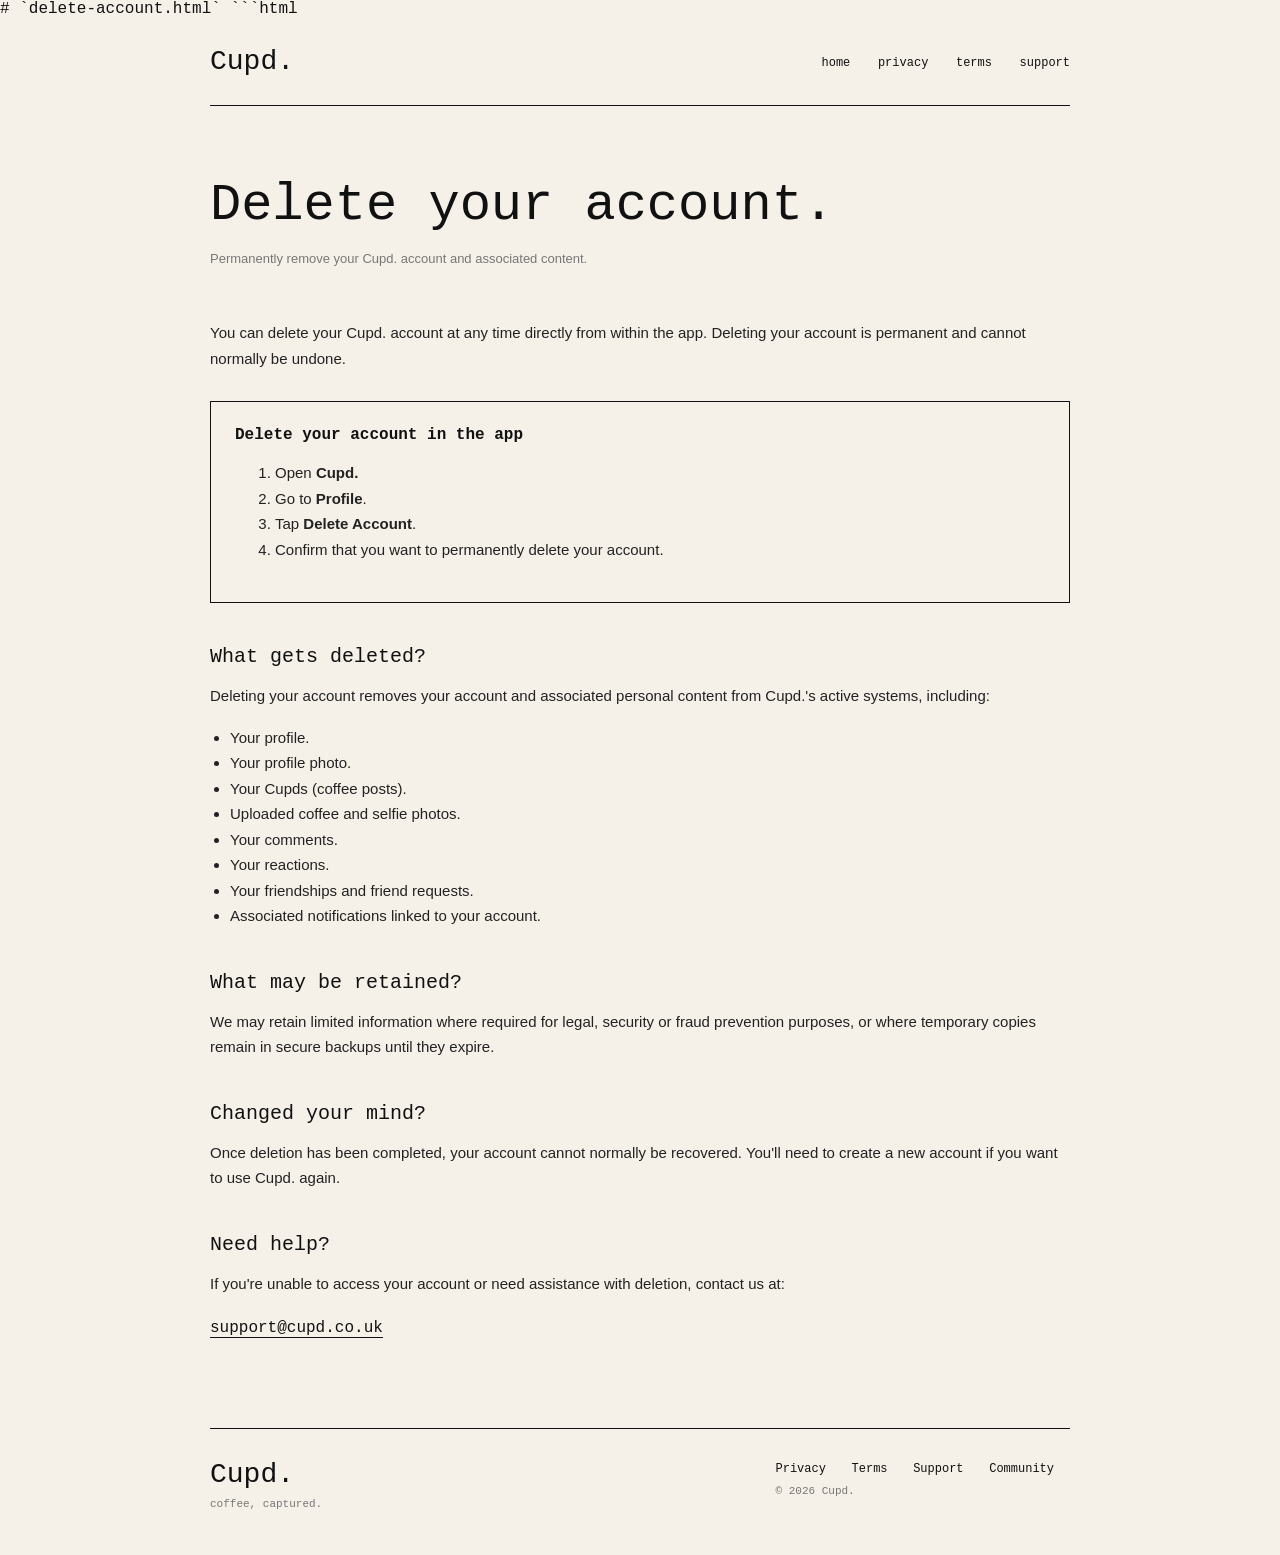
<file: delete-account.html>
# `delete-account.html`

```html
<!doctype html>
<html lang="en">
<head>
  <meta charset="UTF-8" />
  <meta name="viewport" content="width=device-width, initial-scale=1.0" />

  <title>Delete Your Cupd. Account</title>
  <meta name="description" content="How to permanently delete your Cupd. account." />

  <style>
    :root{
      --cream:#F5F1E8;
      --black:#111111;
      --grey:#777777;
      --line:#D8D2C8;
    }

    *{box-sizing:border-box;}

    body{
      margin:0;
      background:var(--cream);
      color:var(--black);
      font-family:"Courier New", monospace;
    }

    .container{
      width:min(860px,92%);
      margin:auto;
    }

    nav{
      display:flex;
      justify-content:space-between;
      align-items:center;
      padding:28px 0;
      border-bottom:1px solid var(--black);
    }

    nav a{
      text-decoration:none;
      color:var(--black);
      font-size:12px;
      margin-left:18px;
    }

    .logo{
      font-size:28px;
    }

    h1{
      font-size:52px;
      font-weight:400;
      margin-top:70px;
      margin-bottom:10px;
    }

    .subtitle{
      color:var(--grey);
      font-size:13px;
      margin-bottom:50px;
    }

    h2{
      margin-top:42px;
      margin-bottom:12px;
      font-size:20px;
      font-weight:400;
    }

    p, li{
      font-family:Arial, Helvetica, sans-serif;
      line-height:1.7;
      font-size:15px;
      color:#222;
    }

    ul{
      padding-left:20px;
    }

    .box{
      border:1px solid var(--black);
      padding:24px;
      margin:30px 0;
    }

    .email{
      display:inline-block;
      margin-top:8px;
      text-decoration:none;
      color:var(--black);
      border-bottom:1px solid var(--black);
    }

    footer{
      margin-top:90px;
      border-top:1px solid var(--black);
      padding:30px 0 45px;
      display:flex;
      justify-content:space-between;
      flex-wrap:wrap;
      gap:20px;
    }

    footer a{
      text-decoration:none;
      color:var(--black);
      font-size:12px;
      margin-right:16px;
    }

    .copyright{
      color:var(--grey);
      font-size:11px;
      margin-top:8px;
    }

  </style>
</head>

<body>

<div class="container">

  <nav>
    <div class="logo">Cupd.</div>

    <div>
      <a href="/">home</a>
      <a href="/privacy.html">privacy</a>
      <a href="/terms.html">terms</a>
      <a href="/support.html">support</a>
    </div>
  </nav>

  <main>

    <h1>Delete your account.</h1>

    <p class="subtitle">
      Permanently remove your Cupd. account and associated content.
    </p>

    <p>
      You can delete your Cupd. account at any time directly from within the app.
      Deleting your account is permanent and cannot normally be undone.
    </p>

    <div class="box">
      <strong>Delete your account in the app</strong>

      <ol>
        <li>Open <strong>Cupd.</strong></li>
        <li>Go to <strong>Profile</strong>.</li>
        <li>Tap <strong>Delete Account</strong>.</li>
        <li>Confirm that you want to permanently delete your account.</li>
      </ol>
    </div>

    <h2>What gets deleted?</h2>

    <p>Deleting your account removes your account and associated personal content from Cupd.'s active systems, including:</p>

    <ul>
      <li>Your profile.</li>
      <li>Your profile photo.</li>
      <li>Your Cupds (coffee posts).</li>
      <li>Uploaded coffee and selfie photos.</li>
      <li>Your comments.</li>
      <li>Your reactions.</li>
      <li>Your friendships and friend requests.</li>
      <li>Associated notifications linked to your account.</li>
    </ul>

    <h2>What may be retained?</h2>

    <p>
      We may retain limited information where required for legal, security or fraud prevention purposes, or where temporary copies remain in secure backups until they expire.
    </p>

    <h2>Changed your mind?</h2>

    <p>
      Once deletion has been completed, your account cannot normally be recovered.
      You'll need to create a new account if you want to use Cupd. again.
    </p>

    <h2>Need help?</h2>

    <p>
      If you're unable to access your account or need assistance with deletion, contact us at:
    </p>

    <a class="email" href="mailto:support@cupd.co.uk">
      support@cupd.co.uk
    </a>

  </main>

  <footer>

    <div>
      <div class="logo">Cupd.</div>
      <div class="copyright">coffee, captured.</div>
    </div>

    <div>
      <a href="/privacy.html">Privacy</a>
      <a href="/terms.html">Terms</a>
      <a href="/support.html">Support</a>
      <a href="/community-guidelines.html">Community</a>

      <div class="copyright">© 2026 Cupd.</div>
    </div>

  </footer>

</div>

</body>
</html>
</file>
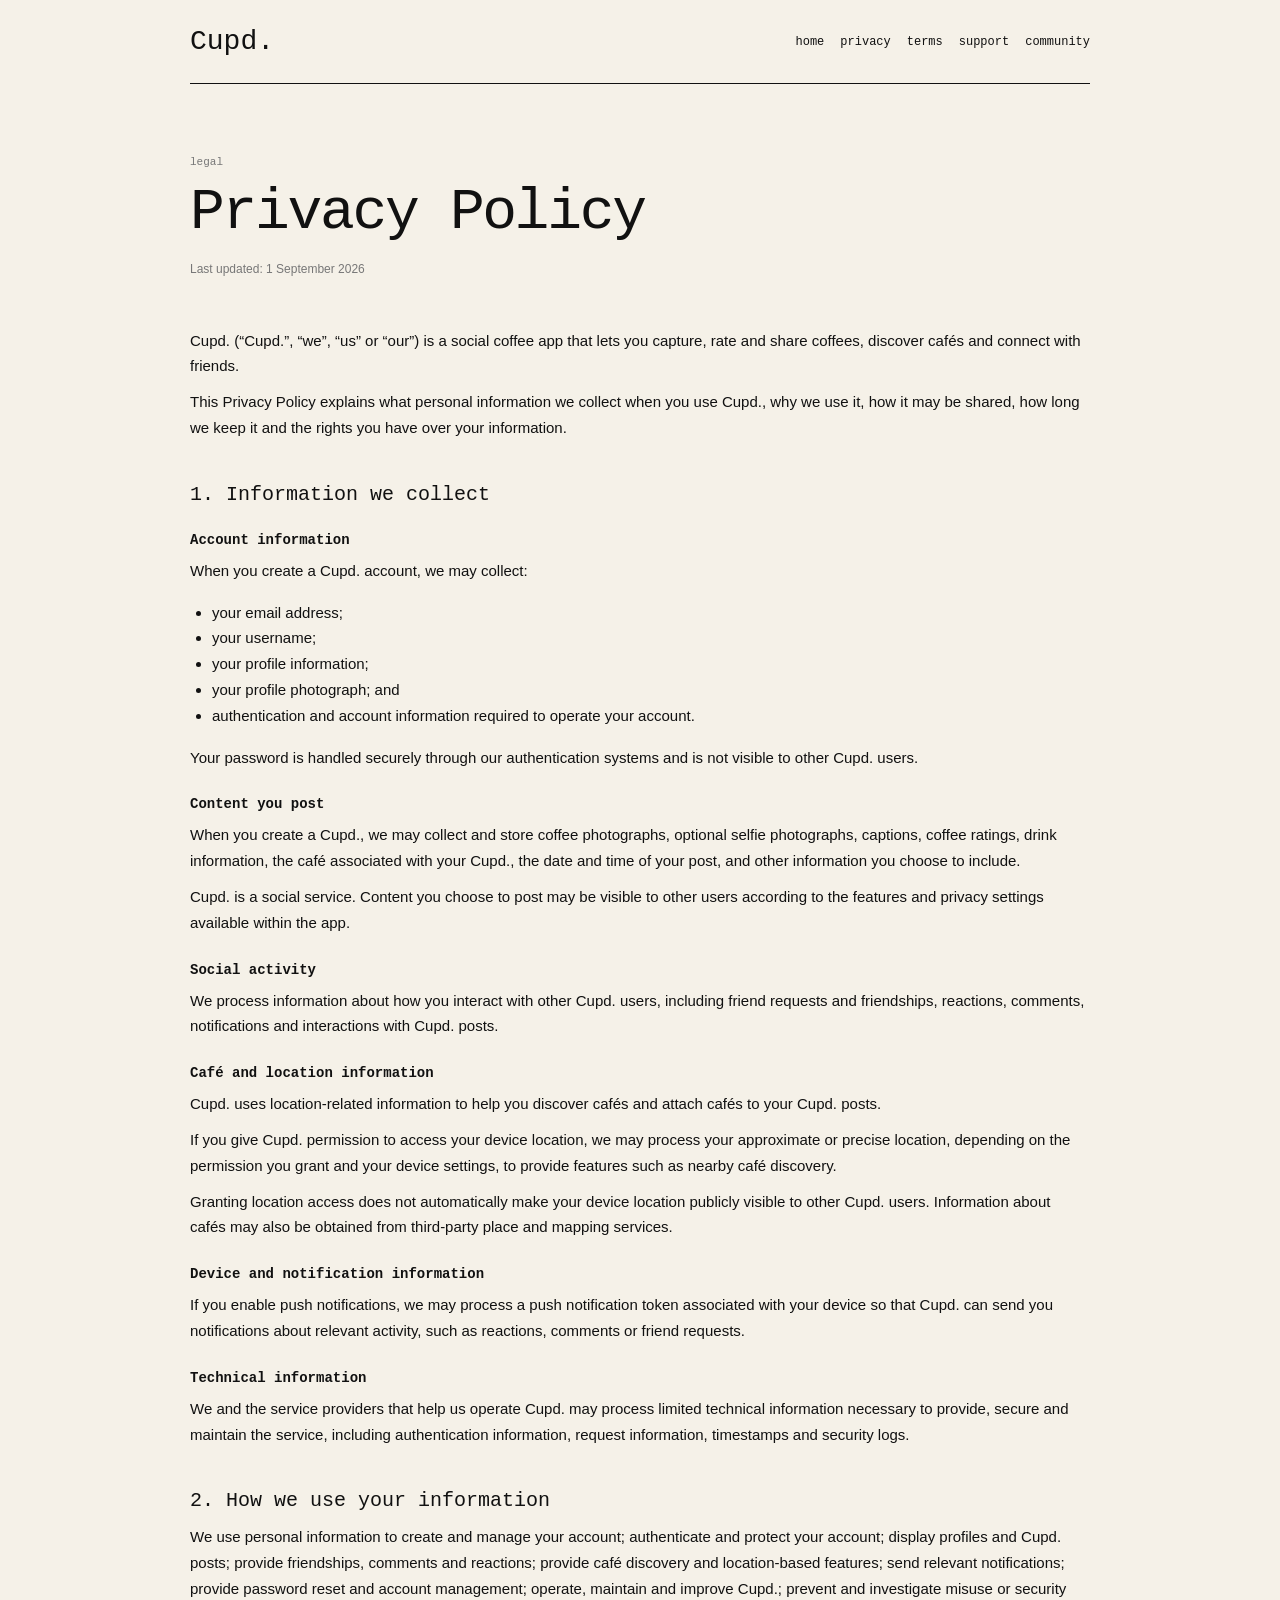
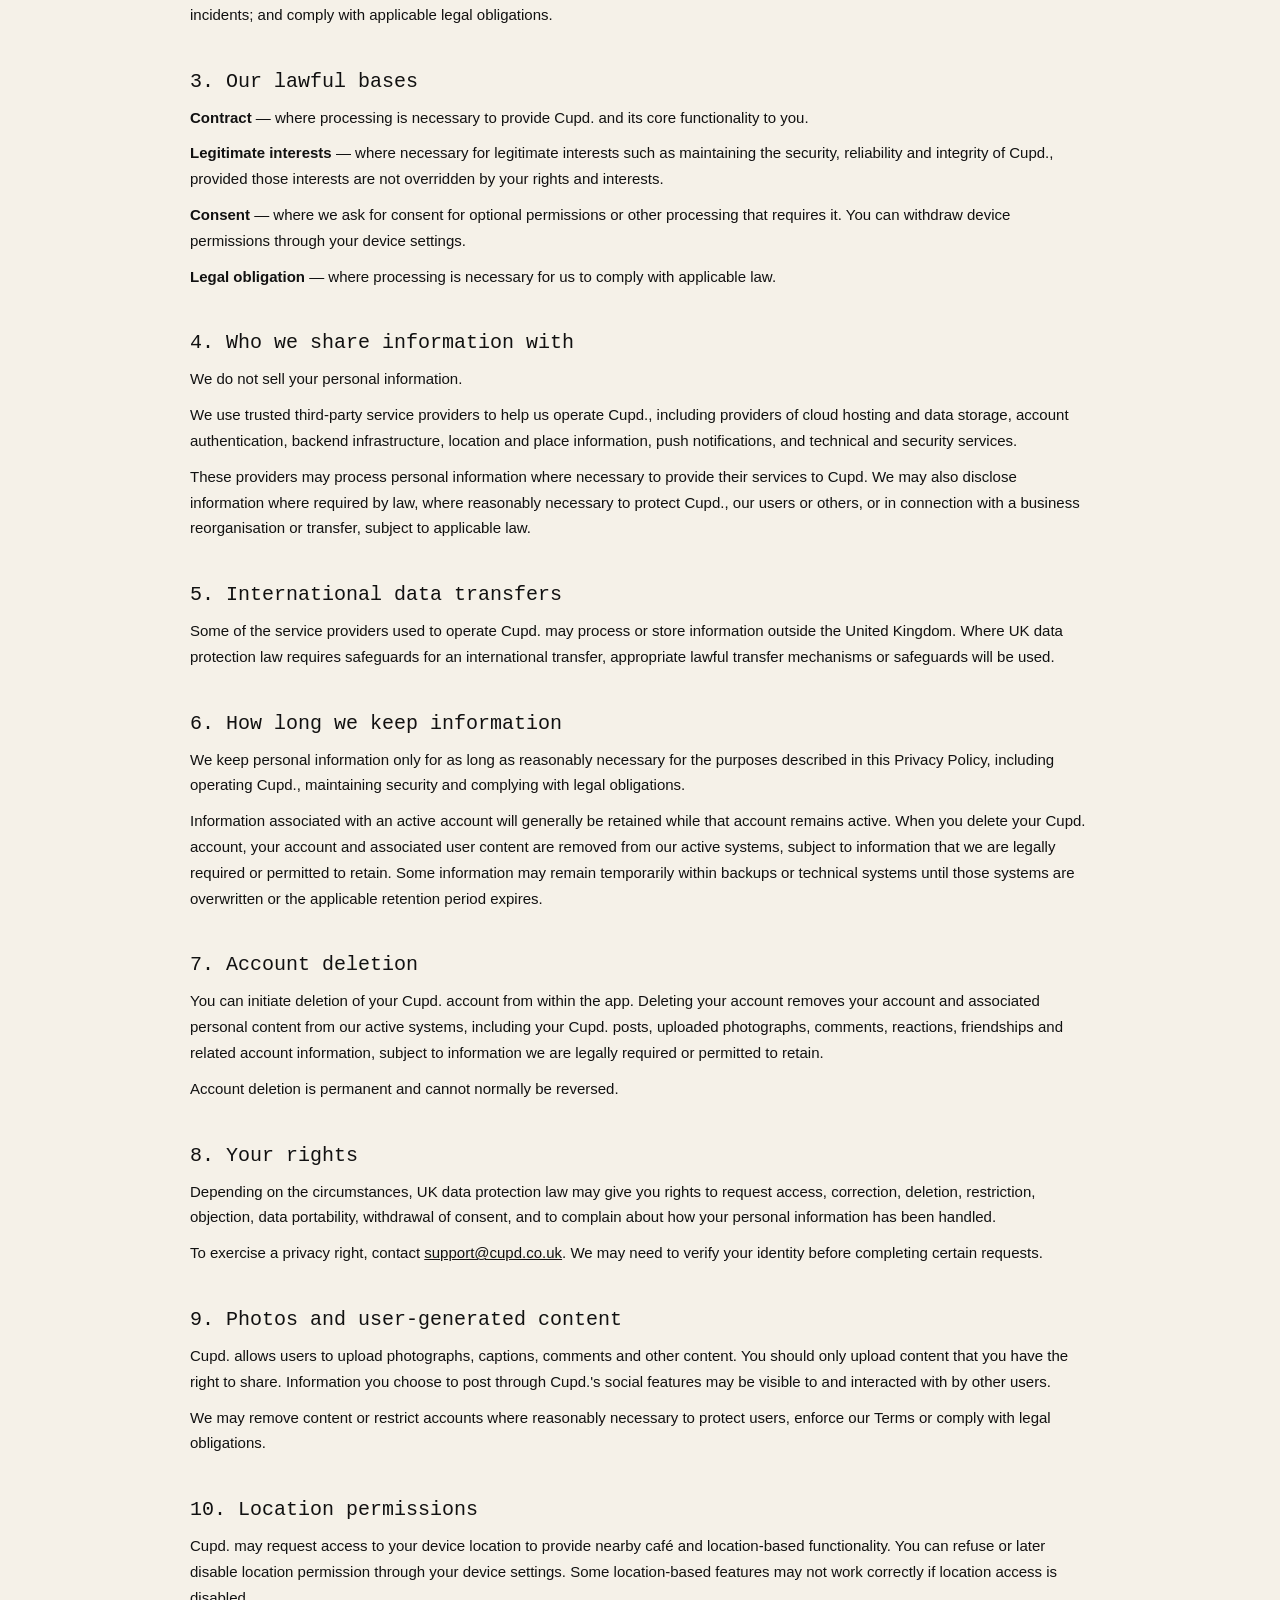
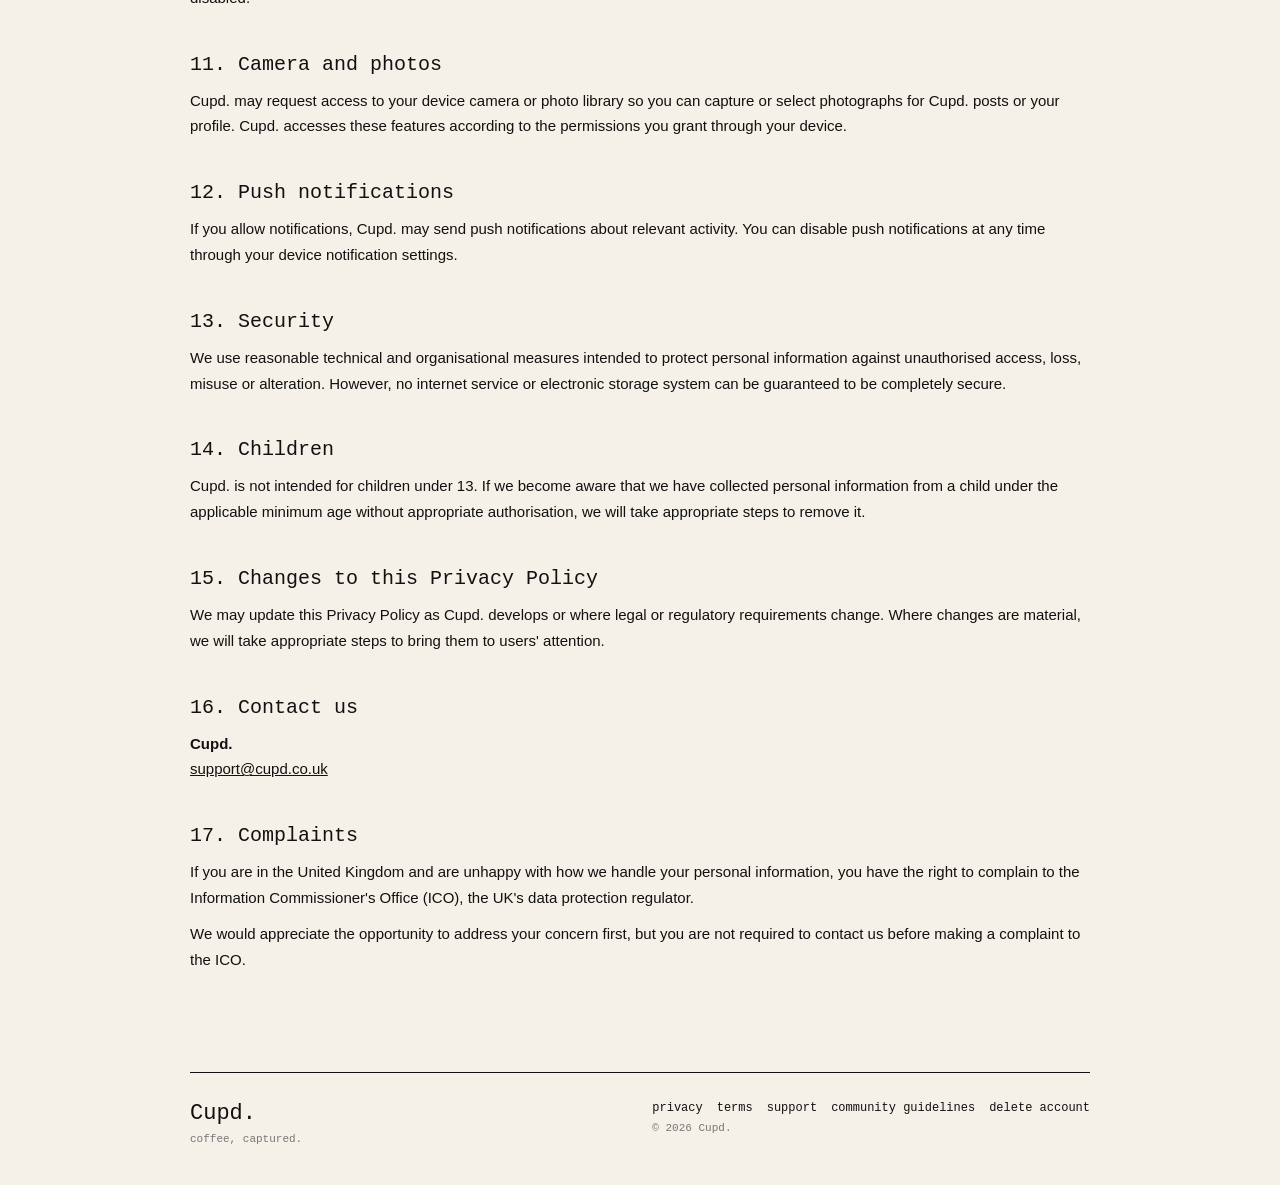
<file: preview (1).html>
<!doctype html>
<html lang="en">
<head>
  <meta charset="utf-8">
  <meta name="viewport" content="width=device-width, initial-scale=1">
  <title>Privacy Policy | Cupd.</title>
  <meta name="description" content="How Cupd. handles personal information.">
  <style>
:root {
  --cream: #F5F1E8;
  --ink: #111111;
  --muted: #777777;
  --line: #C9C3B9;
}
* { box-sizing: border-box; }
html { scroll-behavior: smooth; }
body {
  margin: 0;
  background: var(--cream);
  color: var(--ink);
  font-family: "Courier New", Courier, monospace;
}
.wrap {
  width: min(900px, calc(100% - 40px));
  margin: 0 auto;
}
nav {
  min-height: 84px;
  display: flex;
  align-items: center;
  justify-content: space-between;
  gap: 22px;
  border-bottom: 1px solid var(--ink);
}
.brand {
  color: var(--ink);
  text-decoration: none;
  font-size: 28px;
}
.navlinks {
  display: flex;
  flex-wrap: wrap;
  justify-content: flex-end;
  gap: 16px;
}
.navlinks a, footer a {
  color: var(--ink);
  text-decoration: none;
  font-size: 12px;
}
.navlinks a:hover, footer a:hover { text-decoration: underline; }
main {
  padding: 72px 0 90px;
}
.eyebrow {
  color: var(--muted);
  font-size: 11px;
  text-transform: lowercase;
  margin-bottom: 12px;
}
h1 {
  margin: 0 0 14px;
  font-size: clamp(34px, 7vw, 58px);
  font-weight: 400;
  letter-spacing: -0.04em;
}
.updated {
  margin: 0 0 48px;
  color: var(--muted);
  font-size: 12px;
}
h2 {
  margin: 42px 0 12px;
  font-size: 20px;
  font-weight: 400;
}
h3 {
  margin: 26px 0 8px;
  font-size: 14px;
}
p, li {
  font-family: Arial, Helvetica, sans-serif;
  font-size: 15px;
  line-height: 1.72;
}
p { margin: 10px 0; }
ul { padding-left: 22px; }
strong { font-weight: 700; }
a { color: var(--ink); }
.callout {
  margin: 34px 0;
  border: 1px solid var(--ink);
  padding: 22px;
}
footer {
  border-top: 1px solid var(--ink);
  padding: 28px 0 40px;
}
.footer-inner {
  display: flex;
  justify-content: space-between;
  gap: 28px;
  align-items: flex-start;
}
.footer-brand { font-size: 22px; }
.footer-tagline, .copyright {
  color: var(--muted);
  font-size: 11px;
  margin-top: 7px;
}
.footerlinks {
  display: flex;
  flex-wrap: wrap;
  gap: 14px;
  justify-content: flex-end;
}
@media (max-width: 650px) {
  nav { align-items: flex-start; padding: 22px 0; }
  .navlinks { max-width: 210px; }
  main { padding-top: 50px; }
  .footer-inner { flex-direction: column; }
  .footerlinks { justify-content: flex-start; }
}
</style>
</head>
<body>
  <div class="wrap">
    <nav>
      <a class="brand" href="/">Cupd.</a>
      <div class="navlinks">
        <a href="/">home</a>
        <a href="privacy.html">privacy</a>
        <a href="terms.html">terms</a>
        <a href="support.html">support</a>
        <a href="community-guidelines.html">community</a>
      </div>
    </nav>
    <main>

      <div class="eyebrow">legal</div>
      <h1>Privacy Policy</h1>
      <p class="updated">Last updated: 1 September 2026</p>

      <p>Cupd. (“Cupd.”, “we”, “us” or “our”) is a social coffee app that lets you capture, rate and share coffees, discover cafés and connect with friends.</p>
      <p>This Privacy Policy explains what personal information we collect when you use Cupd., why we use it, how it may be shared, how long we keep it and the rights you have over your information.</p>

      <h2>1. Information we collect</h2>
      <h3>Account information</h3>
      <p>When you create a Cupd. account, we may collect:</p>
      <ul>
        <li>your email address;</li>
        <li>your username;</li>
        <li>your profile information;</li>
        <li>your profile photograph; and</li>
        <li>authentication and account information required to operate your account.</li>
      </ul>
      <p>Your password is handled securely through our authentication systems and is not visible to other Cupd. users.</p>

      <h3>Content you post</h3>
      <p>When you create a Cupd., we may collect and store coffee photographs, optional selfie photographs, captions, coffee ratings, drink information, the café associated with your Cupd., the date and time of your post, and other information you choose to include.</p>
      <p>Cupd. is a social service. Content you choose to post may be visible to other users according to the features and privacy settings available within the app.</p>

      <h3>Social activity</h3>
      <p>We process information about how you interact with other Cupd. users, including friend requests and friendships, reactions, comments, notifications and interactions with Cupd. posts.</p>

      <h3>Café and location information</h3>
      <p>Cupd. uses location-related information to help you discover cafés and attach cafés to your Cupd. posts.</p>
      <p>If you give Cupd. permission to access your device location, we may process your approximate or precise location, depending on the permission you grant and your device settings, to provide features such as nearby café discovery.</p>
      <p>Granting location access does not automatically make your device location publicly visible to other Cupd. users. Information about cafés may also be obtained from third-party place and mapping services.</p>

      <h3>Device and notification information</h3>
      <p>If you enable push notifications, we may process a push notification token associated with your device so that Cupd. can send you notifications about relevant activity, such as reactions, comments or friend requests.</p>

      <h3>Technical information</h3>
      <p>We and the service providers that help us operate Cupd. may process limited technical information necessary to provide, secure and maintain the service, including authentication information, request information, timestamps and security logs.</p>

      <h2>2. How we use your information</h2>
      <p>We use personal information to create and manage your account; authenticate and protect your account; display profiles and Cupd. posts; provide friendships, comments and reactions; provide café discovery and location-based features; send relevant notifications; provide password reset and account management; operate, maintain and improve Cupd.; prevent and investigate misuse or security incidents; and comply with applicable legal obligations.</p>

      <h2>3. Our lawful bases</h2>
      <p><strong>Contract</strong> — where processing is necessary to provide Cupd. and its core functionality to you.</p>
      <p><strong>Legitimate interests</strong> — where necessary for legitimate interests such as maintaining the security, reliability and integrity of Cupd., provided those interests are not overridden by your rights and interests.</p>
      <p><strong>Consent</strong> — where we ask for consent for optional permissions or other processing that requires it. You can withdraw device permissions through your device settings.</p>
      <p><strong>Legal obligation</strong> — where processing is necessary for us to comply with applicable law.</p>

      <h2>4. Who we share information with</h2>
      <p>We do not sell your personal information.</p>
      <p>We use trusted third-party service providers to help us operate Cupd., including providers of cloud hosting and data storage, account authentication, backend infrastructure, location and place information, push notifications, and technical and security services.</p>
      <p>These providers may process personal information where necessary to provide their services to Cupd. We may also disclose information where required by law, where reasonably necessary to protect Cupd., our users or others, or in connection with a business reorganisation or transfer, subject to applicable law.</p>

      <h2>5. International data transfers</h2>
      <p>Some of the service providers used to operate Cupd. may process or store information outside the United Kingdom. Where UK data protection law requires safeguards for an international transfer, appropriate lawful transfer mechanisms or safeguards will be used.</p>

      <h2>6. How long we keep information</h2>
      <p>We keep personal information only for as long as reasonably necessary for the purposes described in this Privacy Policy, including operating Cupd., maintaining security and complying with legal obligations.</p>
      <p>Information associated with an active account will generally be retained while that account remains active. When you delete your Cupd. account, your account and associated user content are removed from our active systems, subject to information that we are legally required or permitted to retain. Some information may remain temporarily within backups or technical systems until those systems are overwritten or the applicable retention period expires.</p>

      <h2>7. Account deletion</h2>
      <p>You can initiate deletion of your Cupd. account from within the app. Deleting your account removes your account and associated personal content from our active systems, including your Cupd. posts, uploaded photographs, comments, reactions, friendships and related account information, subject to information we are legally required or permitted to retain.</p>
      <p>Account deletion is permanent and cannot normally be reversed.</p>

      <h2>8. Your rights</h2>
      <p>Depending on the circumstances, UK data protection law may give you rights to request access, correction, deletion, restriction, objection, data portability, withdrawal of consent, and to complain about how your personal information has been handled.</p>
      <p>To exercise a privacy right, contact <a href="mailto:support@cupd.co.uk">support@cupd.co.uk</a>. We may need to verify your identity before completing certain requests.</p>

      <h2>9. Photos and user-generated content</h2>
      <p>Cupd. allows users to upload photographs, captions, comments and other content. You should only upload content that you have the right to share. Information you choose to post through Cupd.'s social features may be visible to and interacted with by other users.</p>
      <p>We may remove content or restrict accounts where reasonably necessary to protect users, enforce our Terms or comply with legal obligations.</p>

      <h2>10. Location permissions</h2>
      <p>Cupd. may request access to your device location to provide nearby café and location-based functionality. You can refuse or later disable location permission through your device settings. Some location-based features may not work correctly if location access is disabled.</p>

      <h2>11. Camera and photos</h2>
      <p>Cupd. may request access to your device camera or photo library so you can capture or select photographs for Cupd. posts or your profile. Cupd. accesses these features according to the permissions you grant through your device.</p>

      <h2>12. Push notifications</h2>
      <p>If you allow notifications, Cupd. may send push notifications about relevant activity. You can disable push notifications at any time through your device notification settings.</p>

      <h2>13. Security</h2>
      <p>We use reasonable technical and organisational measures intended to protect personal information against unauthorised access, loss, misuse or alteration. However, no internet service or electronic storage system can be guaranteed to be completely secure.</p>

      <h2>14. Children</h2>
      <p>Cupd. is not intended for children under 13. If we become aware that we have collected personal information from a child under the applicable minimum age without appropriate authorisation, we will take appropriate steps to remove it.</p>

      <h2>15. Changes to this Privacy Policy</h2>
      <p>We may update this Privacy Policy as Cupd. develops or where legal or regulatory requirements change. Where changes are material, we will take appropriate steps to bring them to users' attention.</p>

      <h2>16. Contact us</h2>
      <p><strong>Cupd.</strong><br><a href="mailto:support@cupd.co.uk">support@cupd.co.uk</a></p>

      <h2>17. Complaints</h2>
      <p>If you are in the United Kingdom and are unhappy with how we handle your personal information, you have the right to complain to the Information Commissioner's Office (ICO), the UK's data protection regulator.</p>
      <p>We would appreciate the opportunity to address your concern first, but you are not required to contact us before making a complaint to the ICO.</p>

    </main>
    <footer>
      <div class="footer-inner">
        <div>
          <div class="footer-brand">Cupd.</div>
          <div class="footer-tagline">coffee, captured.</div>
        </div>
        <div>
          <div class="footerlinks">
            <a href="privacy.html">privacy</a>
            <a href="terms.html">terms</a>
            <a href="support.html">support</a>
            <a href="community-guidelines.html">community guidelines</a>
            <a href="delete-account.html">delete account</a>
          </div>
          <div class="copyright">© 2026 Cupd.</div>
        </div>
      </div>
    </footer>
  </div>
</body>
</html>
</file>
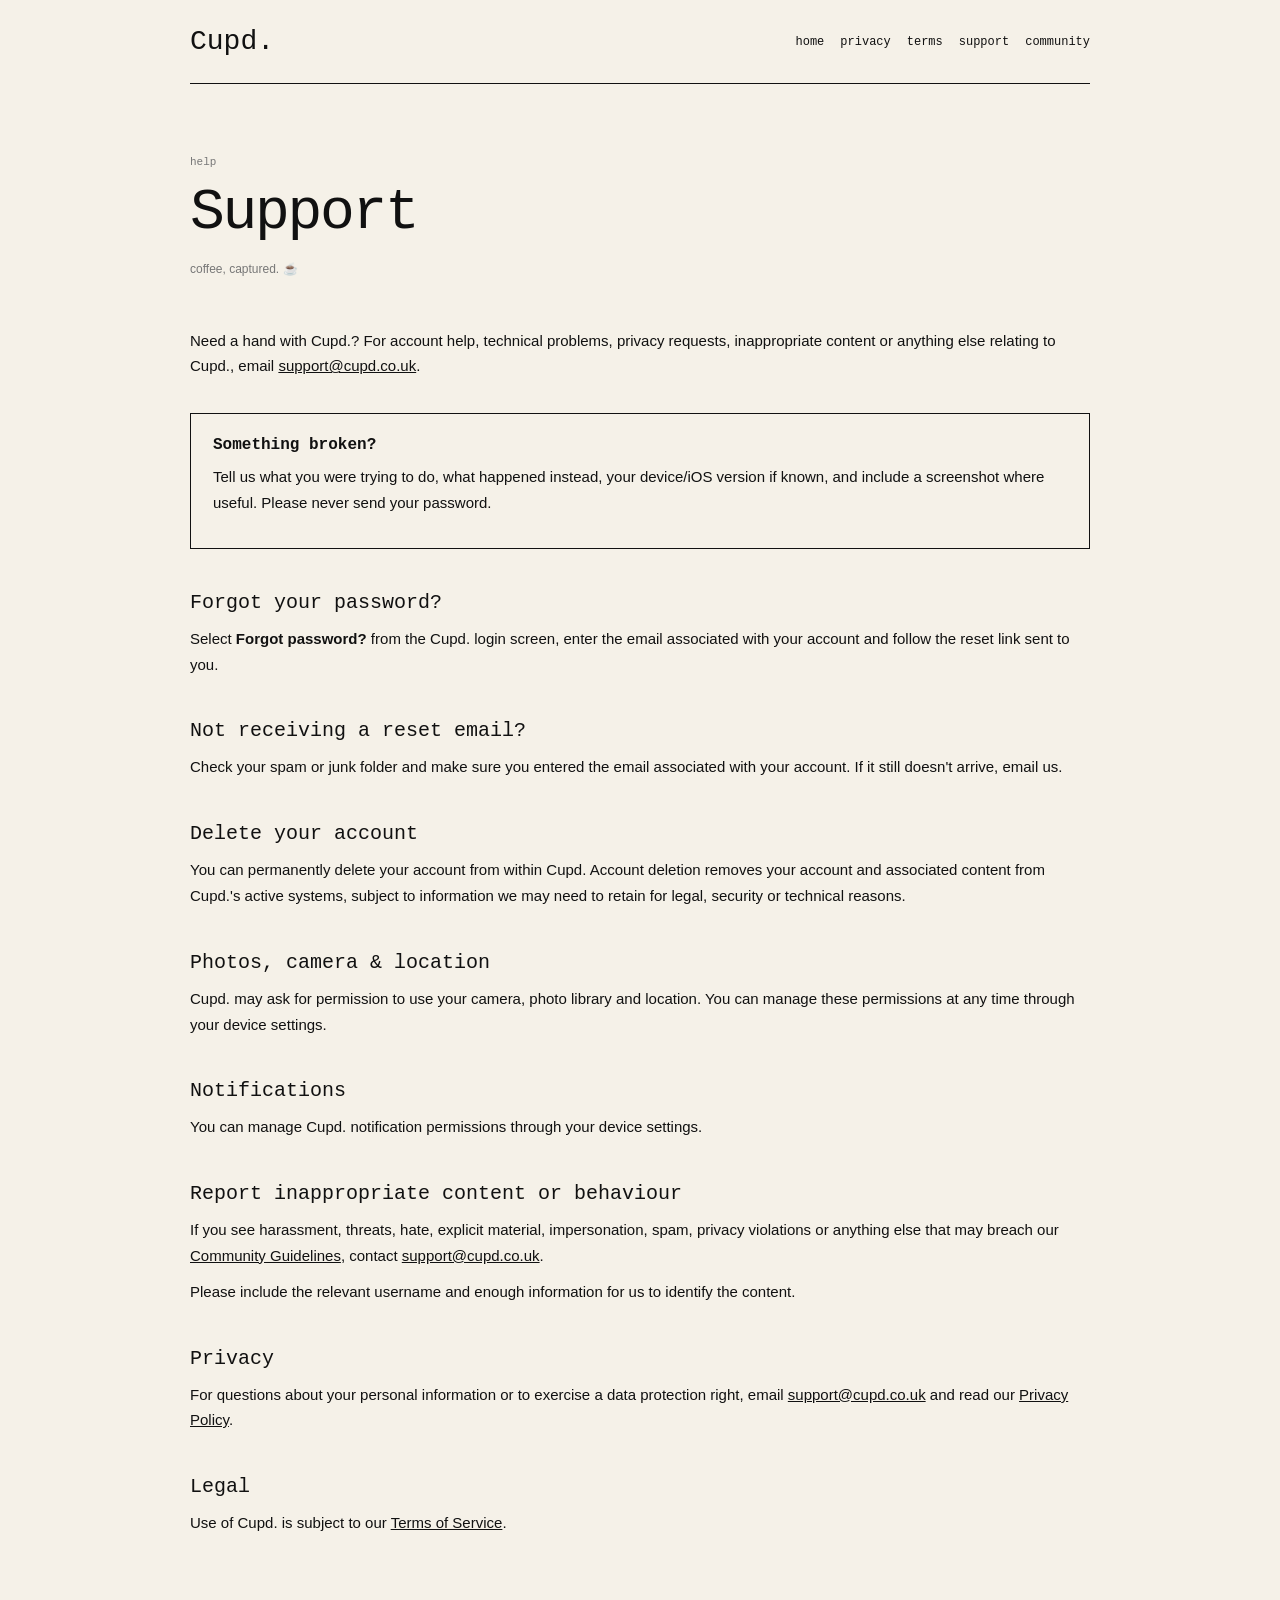
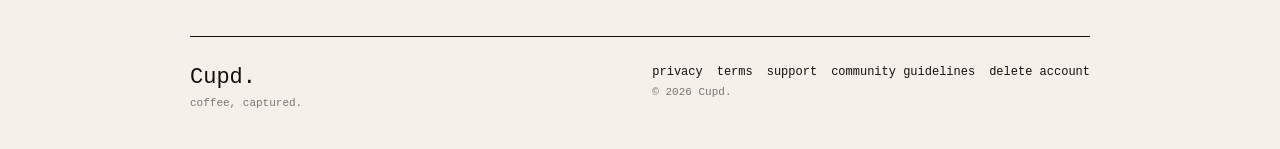
<file: support.html>
<!doctype html>
<html lang="en">
<head>
  <meta charset="utf-8">
  <meta name="viewport" content="width=device-width, initial-scale=1">
  <title>Support | Cupd.</title>
  <meta name="description" content="Help and support for Cupd.">
  <style>
:root {
  --cream: #F5F1E8;
  --ink: #111111;
  --muted: #777777;
  --line: #C9C3B9;
}
* { box-sizing: border-box; }
html { scroll-behavior: smooth; }
body {
  margin: 0;
  background: var(--cream);
  color: var(--ink);
  font-family: "Courier New", Courier, monospace;
}
.wrap {
  width: min(900px, calc(100% - 40px));
  margin: 0 auto;
}
nav {
  min-height: 84px;
  display: flex;
  align-items: center;
  justify-content: space-between;
  gap: 22px;
  border-bottom: 1px solid var(--ink);
}
.brand {
  color: var(--ink);
  text-decoration: none;
  font-size: 28px;
}
.navlinks {
  display: flex;
  flex-wrap: wrap;
  justify-content: flex-end;
  gap: 16px;
}
.navlinks a, footer a {
  color: var(--ink);
  text-decoration: none;
  font-size: 12px;
}
.navlinks a:hover, footer a:hover { text-decoration: underline; }
main {
  padding: 72px 0 90px;
}
.eyebrow {
  color: var(--muted);
  font-size: 11px;
  text-transform: lowercase;
  margin-bottom: 12px;
}
h1 {
  margin: 0 0 14px;
  font-size: clamp(34px, 7vw, 58px);
  font-weight: 400;
  letter-spacing: -0.04em;
}
.updated {
  margin: 0 0 48px;
  color: var(--muted);
  font-size: 12px;
}
h2 {
  margin: 42px 0 12px;
  font-size: 20px;
  font-weight: 400;
}
h3 {
  margin: 26px 0 8px;
  font-size: 14px;
}
p, li {
  font-family: Arial, Helvetica, sans-serif;
  font-size: 15px;
  line-height: 1.72;
}
p { margin: 10px 0; }
ul { padding-left: 22px; }
strong { font-weight: 700; }
a { color: var(--ink); }
.callout {
  margin: 34px 0;
  border: 1px solid var(--ink);
  padding: 22px;
}
footer {
  border-top: 1px solid var(--ink);
  padding: 28px 0 40px;
}
.footer-inner {
  display: flex;
  justify-content: space-between;
  gap: 28px;
  align-items: flex-start;
}
.footer-brand { font-size: 22px; }
.footer-tagline, .copyright {
  color: var(--muted);
  font-size: 11px;
  margin-top: 7px;
}
.footerlinks {
  display: flex;
  flex-wrap: wrap;
  gap: 14px;
  justify-content: flex-end;
}
@media (max-width: 650px) {
  nav { align-items: flex-start; padding: 22px 0; }
  .navlinks { max-width: 210px; }
  main { padding-top: 50px; }
  .footer-inner { flex-direction: column; }
  .footerlinks { justify-content: flex-start; }
}
</style>
</head>
<body>
  <div class="wrap">
    <nav>
      <a class="brand" href="/">Cupd.</a>
      <div class="navlinks">
        <a href="/">home</a>
        <a href="privacy.html">privacy</a>
        <a href="terms.html">terms</a>
        <a href="support.html">support</a>
        <a href="community-guidelines.html">community</a>
      </div>
    </nav>
    <main>

      <div class="eyebrow">help</div>
      <h1>Support</h1>
      <p class="updated">coffee, captured. ☕️</p>

      <p>Need a hand with Cupd.? For account help, technical problems, privacy requests, inappropriate content or anything else relating to Cupd., email <a href="mailto:support@cupd.co.uk">support@cupd.co.uk</a>.</p>

      <div class="callout">
        <strong>Something broken?</strong>
        <p>Tell us what you were trying to do, what happened instead, your device/iOS version if known, and include a screenshot where useful. Please never send your password.</p>
      </div>

      <h2>Forgot your password?</h2>
      <p>Select <strong>Forgot password?</strong> from the Cupd. login screen, enter the email associated with your account and follow the reset link sent to you.</p>

      <h2>Not receiving a reset email?</h2>
      <p>Check your spam or junk folder and make sure you entered the email associated with your account. If it still doesn't arrive, email us.</p>

      <h2>Delete your account</h2>
      <p>You can permanently delete your account from within Cupd. Account deletion removes your account and associated content from Cupd.'s active systems, subject to information we may need to retain for legal, security or technical reasons.</p>

      <h2>Photos, camera & location</h2>
      <p>Cupd. may ask for permission to use your camera, photo library and location. You can manage these permissions at any time through your device settings.</p>

      <h2>Notifications</h2>
      <p>You can manage Cupd. notification permissions through your device settings.</p>

      <h2>Report inappropriate content or behaviour</h2>
      <p>If you see harassment, threats, hate, explicit material, impersonation, spam, privacy violations or anything else that may breach our <a href="community-guidelines.html">Community Guidelines</a>, contact <a href="mailto:support@cupd.co.uk">support@cupd.co.uk</a>.</p>
      <p>Please include the relevant username and enough information for us to identify the content.</p>

      <h2>Privacy</h2>
      <p>For questions about your personal information or to exercise a data protection right, email <a href="mailto:support@cupd.co.uk">support@cupd.co.uk</a> and read our <a href="privacy.html">Privacy Policy</a>.</p>

      <h2>Legal</h2>
      <p>Use of Cupd. is subject to our <a href="terms.html">Terms of Service</a>.</p>

    </main>
    <footer>
      <div class="footer-inner">
        <div>
          <div class="footer-brand">Cupd.</div>
          <div class="footer-tagline">coffee, captured.</div>
        </div>
        <div>
          <div class="footerlinks">
            <a href="privacy.html">privacy</a>
            <a href="terms.html">terms</a>
            <a href="support.html">support</a>
            <a href="community-guidelines.html">community guidelines</a>
            <a href="delete-account.html">delete account</a>
          </div>
          <div class="copyright">© 2026 Cupd.</div>
        </div>
      </div>
    </footer>
  </div>
</body>
</html>
</file>
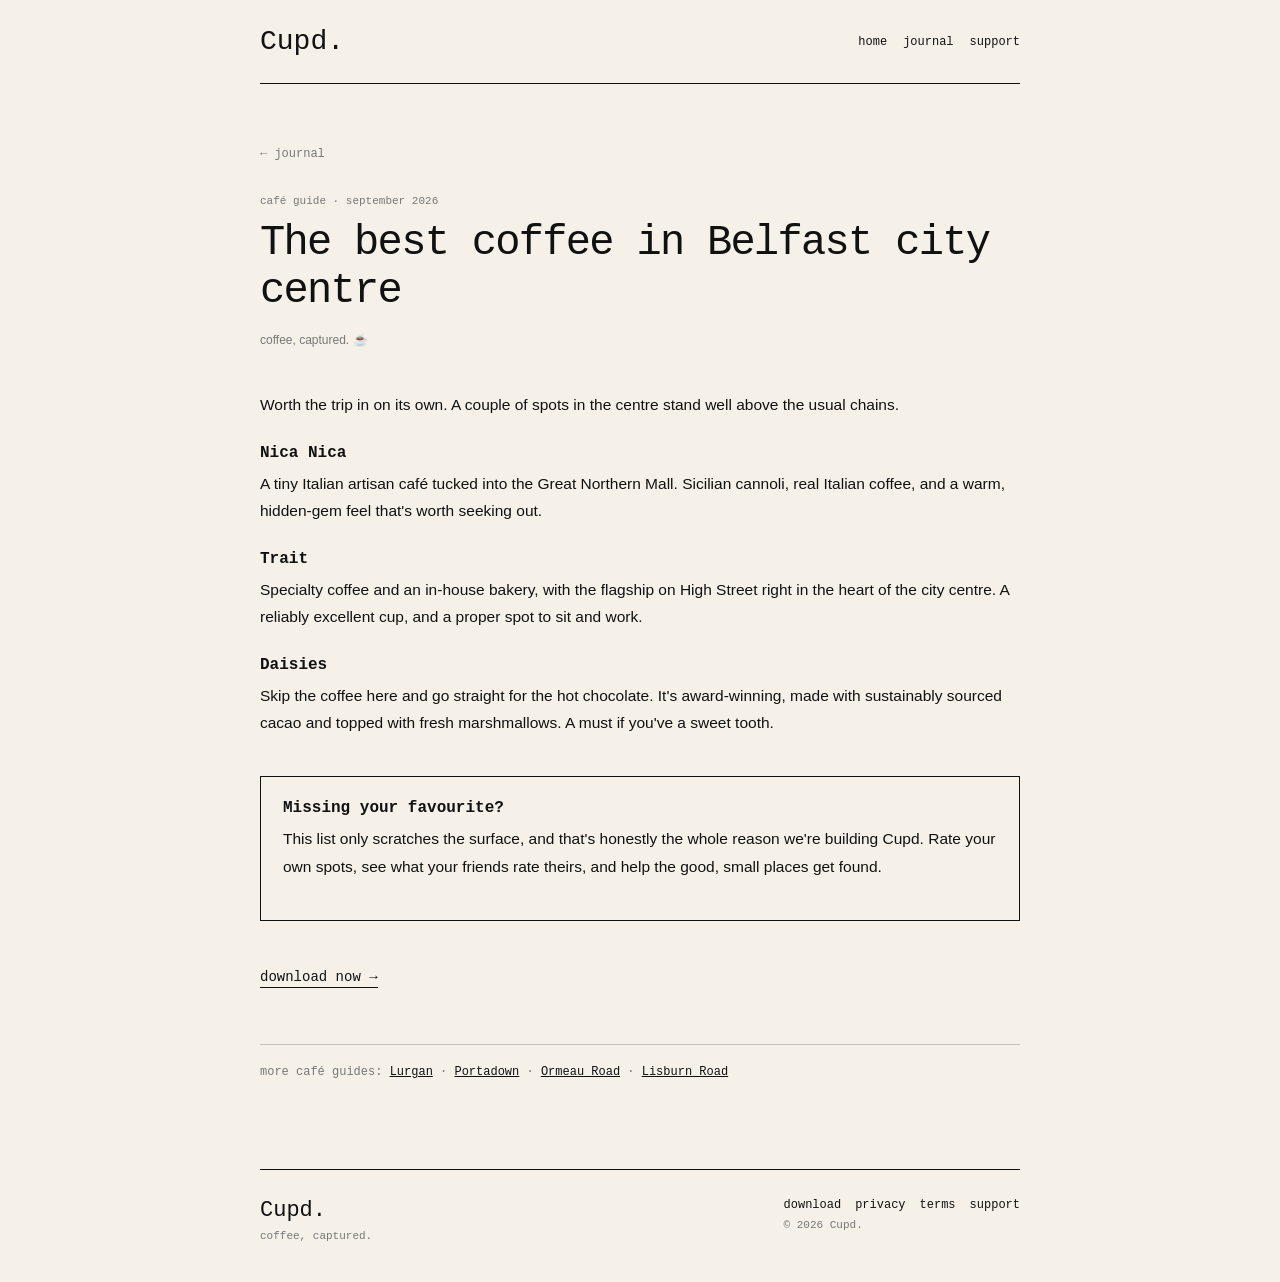
<file: journal/best-coffee-belfast-city-centre.html>
<!doctype html>
<html lang="en">
<head>
  <meta charset="utf-8">
  <meta name="viewport" content="width=device-width, initial-scale=1">
  <title>The best coffee in Belfast city centre | Cupd. Journal</title>
  <meta name="description" content="Where to get a genuinely good coffee in Belfast city centre.">
  <style>
:root {
  --cream: #F5F1E8;
  --ink: #111111;
  --muted: #777777;
  --line: #C9C3B9;
}
* { box-sizing: border-box; }
html { scroll-behavior: smooth; }
body {
  margin: 0;
  background: var(--cream);
  color: var(--ink);
  font-family: "Courier New", Courier, monospace;
}
.wrap {
  width: min(760px, calc(100% - 40px));
  margin: 0 auto;
}
nav {
  min-height: 84px;
  display: flex;
  align-items: center;
  justify-content: space-between;
  gap: 22px;
  border-bottom: 1px solid var(--ink);
}
.brand {
  color: var(--ink);
  text-decoration: none;
  font-size: 28px;
}
.navlinks {
  display: flex;
  flex-wrap: wrap;
  justify-content: flex-end;
  gap: 16px;
}
.navlinks a, footer a {
  color: var(--ink);
  text-decoration: none;
  font-size: 12px;
}
.navlinks a:hover, footer a:hover { text-decoration: underline; }
main {
  padding: 60px 0 90px;
}
.back {
  display: inline-block;
  margin-bottom: 34px;
  font-size: 12px;
  color: var(--muted);
  text-decoration: none;
}
.back:hover { text-decoration: underline; }
.eyebrow {
  color: var(--muted);
  font-size: 11px;
  text-transform: lowercase;
  margin-bottom: 12px;
}
h1 {
  margin: 0 0 14px;
  font-size: clamp(28px, 6vw, 42px);
  font-weight: 400;
  letter-spacing: -0.04em;
  line-height: 1.15;
}
.updated {
  margin: 0 0 40px;
  color: var(--muted);
  font-size: 12px;
}
h3 {
  margin: 26px 0 4px;
  font-size: 16px;
}
p, li {
  font-family: Arial, Helvetica, sans-serif;
  font-size: 15.5px;
  line-height: 1.75;
}
p { margin: 8px 0 18px; }
a { color: var(--ink); }
.callout {
  margin: 40px 0;
  border: 1px solid var(--ink);
  padding: 22px;
}
.cta {
  display: inline-block;
  margin-top: 8px;
  font-family: "Courier New", Courier, monospace;
  font-size: 14px;
  color: var(--ink);
  text-decoration: none;
  border-bottom: 1px solid var(--ink);
  padding-bottom: 2px;
}
.also {
  margin-top: 56px;
  padding-top: 20px;
  border-top: 1px solid var(--line);
  font-size: 12px;
  color: var(--muted);
}
.also a { color: var(--ink); }
footer {
  border-top: 1px solid var(--ink);
  padding: 28px 0 40px;
}
.footer-inner {
  display: flex;
  justify-content: space-between;
  gap: 28px;
  align-items: flex-start;
}
.footer-brand { font-size: 22px; }
.footer-tagline, .copyright {
  color: var(--muted);
  font-size: 11px;
  margin-top: 7px;
}
.footerlinks {
  display: flex;
  flex-wrap: wrap;
  gap: 14px;
  justify-content: flex-end;
}
@media (max-width: 650px) {
  nav { align-items: flex-start; padding: 22px 0; }
  .navlinks { max-width: 210px; }
  main { padding-top: 40px; }
  .footer-inner { flex-direction: column; }
  .footerlinks { justify-content: flex-start; }
}
</style>
</head>
<body>
  <div class="wrap">
    <nav>
      <a class="brand" href="/">Cupd.</a>
      <div class="navlinks">
        <a href="/">home</a>
        <a href="../journal/">journal</a>
        <a href="../support.html">support</a>
      </div>
    </nav>
    <main>

      <a class="back" href="./">← journal</a>

      <div class="eyebrow">café guide · September 2026</div>
      <h1>The best coffee in Belfast city centre</h1>
      <p class="updated">coffee, captured. ☕️</p>

      <p>Worth the trip in on its own. A couple of spots in the centre stand well above the usual chains.</p>

      <h3>Nica Nica</h3>
<p>A tiny Italian artisan café tucked into the Great Northern Mall. Sicilian cannoli, real Italian coffee, and a warm, hidden-gem feel that's worth seeking out.</p>
<h3>Trait</h3>
<p>Specialty coffee and an in-house bakery, with the flagship on High Street right in the heart of the city centre. A reliably excellent cup, and a proper spot to sit and work.</p>
<h3>Daisies</h3>
<p>Skip the coffee here and go straight for the hot chocolate. It's award-winning, made with sustainably sourced cacao and topped with fresh marshmallows. A must if you've a sweet tooth.</p>


      <div class="callout">
        <strong>Missing your favourite?</strong>
        <p>This list only scratches the surface, and that's honestly the whole reason we're building Cupd. Rate your own spots, see what your friends rate theirs, and help the good, small places get found.</p>
      </div>

      <a class="cta" href="https://apps.apple.com/gb/app/cupd/id6807595424">download now →</a>

      <div class="also">
        more café guides: <a href="best-coffee-lurgan.html">Lurgan</a> · <a href="best-coffee-portadown.html">Portadown</a> · <a href="best-coffee-ormeau-road.html">Ormeau Road</a> · <a href="best-coffee-lisburn-road.html">Lisburn Road</a>
      </div>

    </main>
    <footer>
      <div class="footer-inner">
        <div>
          <div class="footer-brand">Cupd.</div>
          <div class="footer-tagline">coffee, captured.</div>
        </div>
        <div>
          <div class="footerlinks">
            <a href="https://apps.apple.com/gb/app/cupd/id6807595424">download</a>
            <a href="../privacy.html">privacy</a>
            <a href="../terms.html">terms</a>
            <a href="../support.html">support</a>
          </div>
          <div class="copyright">© 2026 Cupd.</div>
        </div>
      </div>
    </footer>
  </div>
</body>
</html>
</file>
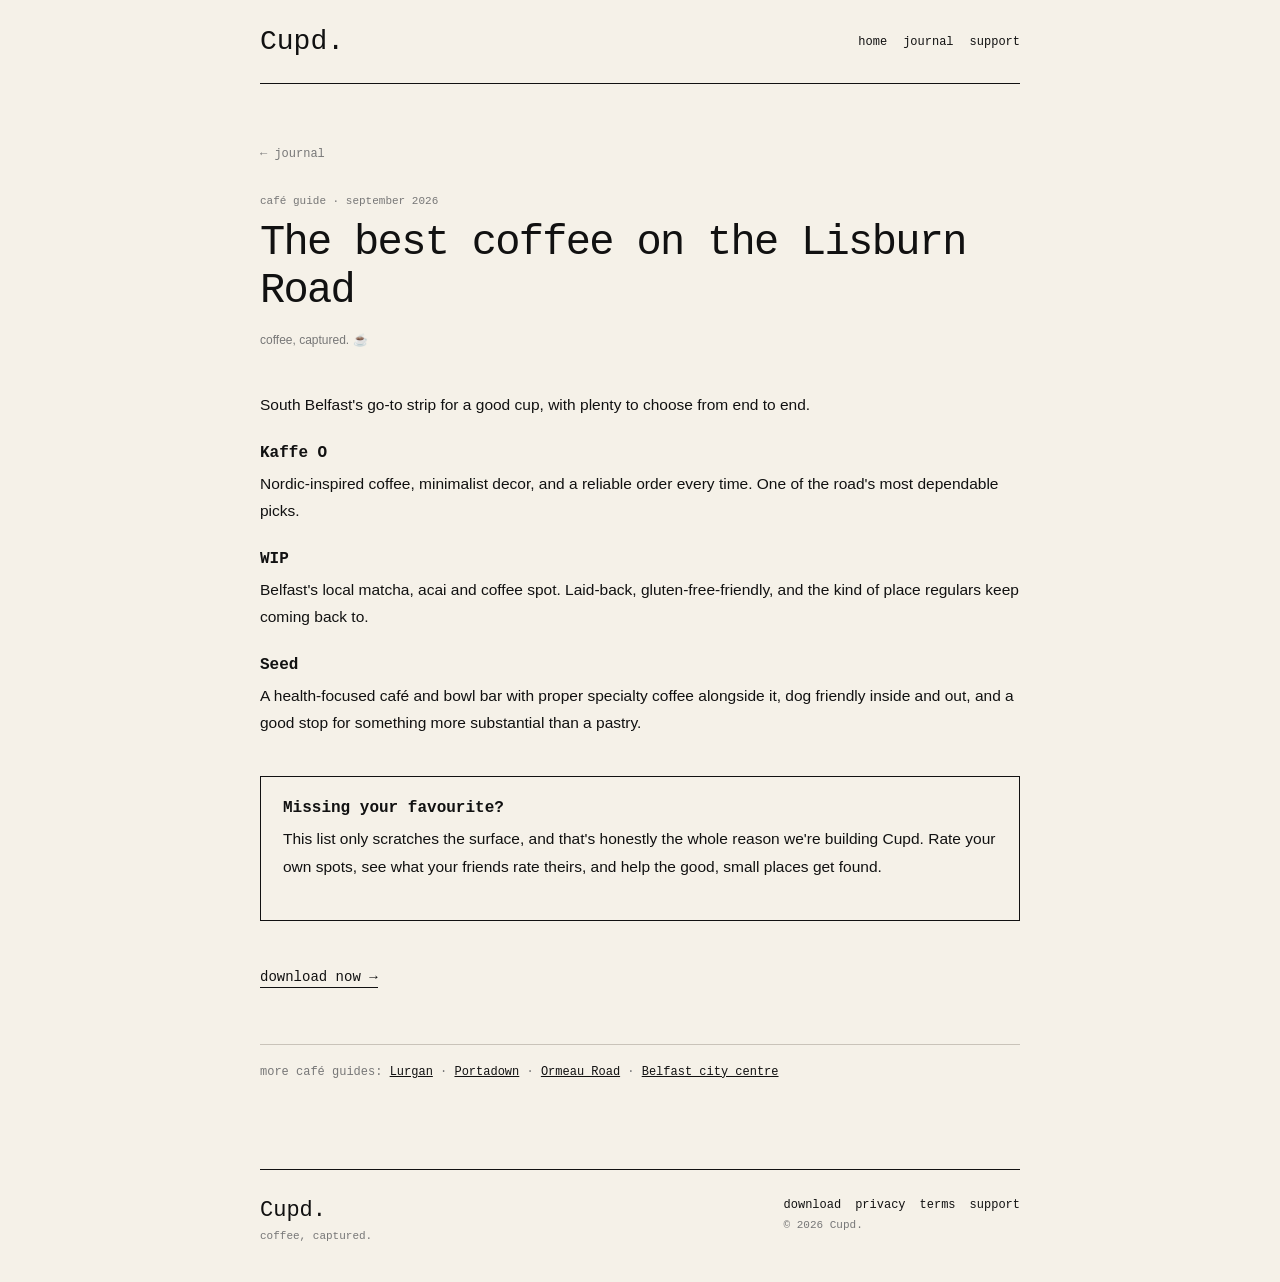
<file: journal/best-coffee-lisburn-road.html>
<!doctype html>
<html lang="en">
<head>
  <meta charset="utf-8">
  <meta name="viewport" content="width=device-width, initial-scale=1">
  <title>The best coffee on the Lisburn Road, Belfast | Cupd. Journal</title>
  <meta name="description" content="Where to get a genuinely good coffee on Belfast's Lisburn Road.">
  <style>
:root {
  --cream: #F5F1E8;
  --ink: #111111;
  --muted: #777777;
  --line: #C9C3B9;
}
* { box-sizing: border-box; }
html { scroll-behavior: smooth; }
body {
  margin: 0;
  background: var(--cream);
  color: var(--ink);
  font-family: "Courier New", Courier, monospace;
}
.wrap {
  width: min(760px, calc(100% - 40px));
  margin: 0 auto;
}
nav {
  min-height: 84px;
  display: flex;
  align-items: center;
  justify-content: space-between;
  gap: 22px;
  border-bottom: 1px solid var(--ink);
}
.brand {
  color: var(--ink);
  text-decoration: none;
  font-size: 28px;
}
.navlinks {
  display: flex;
  flex-wrap: wrap;
  justify-content: flex-end;
  gap: 16px;
}
.navlinks a, footer a {
  color: var(--ink);
  text-decoration: none;
  font-size: 12px;
}
.navlinks a:hover, footer a:hover { text-decoration: underline; }
main {
  padding: 60px 0 90px;
}
.back {
  display: inline-block;
  margin-bottom: 34px;
  font-size: 12px;
  color: var(--muted);
  text-decoration: none;
}
.back:hover { text-decoration: underline; }
.eyebrow {
  color: var(--muted);
  font-size: 11px;
  text-transform: lowercase;
  margin-bottom: 12px;
}
h1 {
  margin: 0 0 14px;
  font-size: clamp(28px, 6vw, 42px);
  font-weight: 400;
  letter-spacing: -0.04em;
  line-height: 1.15;
}
.updated {
  margin: 0 0 40px;
  color: var(--muted);
  font-size: 12px;
}
h3 {
  margin: 26px 0 4px;
  font-size: 16px;
}
p, li {
  font-family: Arial, Helvetica, sans-serif;
  font-size: 15.5px;
  line-height: 1.75;
}
p { margin: 8px 0 18px; }
a { color: var(--ink); }
.callout {
  margin: 40px 0;
  border: 1px solid var(--ink);
  padding: 22px;
}
.cta {
  display: inline-block;
  margin-top: 8px;
  font-family: "Courier New", Courier, monospace;
  font-size: 14px;
  color: var(--ink);
  text-decoration: none;
  border-bottom: 1px solid var(--ink);
  padding-bottom: 2px;
}
.also {
  margin-top: 56px;
  padding-top: 20px;
  border-top: 1px solid var(--line);
  font-size: 12px;
  color: var(--muted);
}
.also a { color: var(--ink); }
footer {
  border-top: 1px solid var(--ink);
  padding: 28px 0 40px;
}
.footer-inner {
  display: flex;
  justify-content: space-between;
  gap: 28px;
  align-items: flex-start;
}
.footer-brand { font-size: 22px; }
.footer-tagline, .copyright {
  color: var(--muted);
  font-size: 11px;
  margin-top: 7px;
}
.footerlinks {
  display: flex;
  flex-wrap: wrap;
  gap: 14px;
  justify-content: flex-end;
}
@media (max-width: 650px) {
  nav { align-items: flex-start; padding: 22px 0; }
  .navlinks { max-width: 210px; }
  main { padding-top: 40px; }
  .footer-inner { flex-direction: column; }
  .footerlinks { justify-content: flex-start; }
}
</style>
</head>
<body>
  <div class="wrap">
    <nav>
      <a class="brand" href="/">Cupd.</a>
      <div class="navlinks">
        <a href="/">home</a>
        <a href="../journal/">journal</a>
        <a href="../support.html">support</a>
      </div>
    </nav>
    <main>

      <a class="back" href="./">← journal</a>

      <div class="eyebrow">café guide · September 2026</div>
      <h1>The best coffee on the Lisburn Road</h1>
      <p class="updated">coffee, captured. ☕️</p>

      <p>South Belfast's go-to strip for a good cup, with plenty to choose from end to end.</p>

      <h3>Kaffe O</h3>
<p>Nordic-inspired coffee, minimalist decor, and a reliable order every time. One of the road's most dependable picks.</p>
<h3>WIP</h3>
<p>Belfast's local matcha, acai and coffee spot. Laid-back, gluten-free-friendly, and the kind of place regulars keep coming back to.</p>
<h3>Seed</h3>
<p>A health-focused café and bowl bar with proper specialty coffee alongside it, dog friendly inside and out, and a good stop for something more substantial than a pastry.</p>


      <div class="callout">
        <strong>Missing your favourite?</strong>
        <p>This list only scratches the surface, and that's honestly the whole reason we're building Cupd. Rate your own spots, see what your friends rate theirs, and help the good, small places get found.</p>
      </div>

      <a class="cta" href="https://apps.apple.com/gb/app/cupd/id6807595424">download now →</a>

      <div class="also">
        more café guides: <a href="best-coffee-lurgan.html">Lurgan</a> · <a href="best-coffee-portadown.html">Portadown</a> · <a href="best-coffee-ormeau-road.html">Ormeau Road</a> · <a href="best-coffee-belfast-city-centre.html">Belfast city centre</a>
      </div>

    </main>
    <footer>
      <div class="footer-inner">
        <div>
          <div class="footer-brand">Cupd.</div>
          <div class="footer-tagline">coffee, captured.</div>
        </div>
        <div>
          <div class="footerlinks">
            <a href="https://apps.apple.com/gb/app/cupd/id6807595424">download</a>
            <a href="../privacy.html">privacy</a>
            <a href="../terms.html">terms</a>
            <a href="../support.html">support</a>
          </div>
          <div class="copyright">© 2026 Cupd.</div>
        </div>
      </div>
    </footer>
  </div>
</body>
</html>
</file>
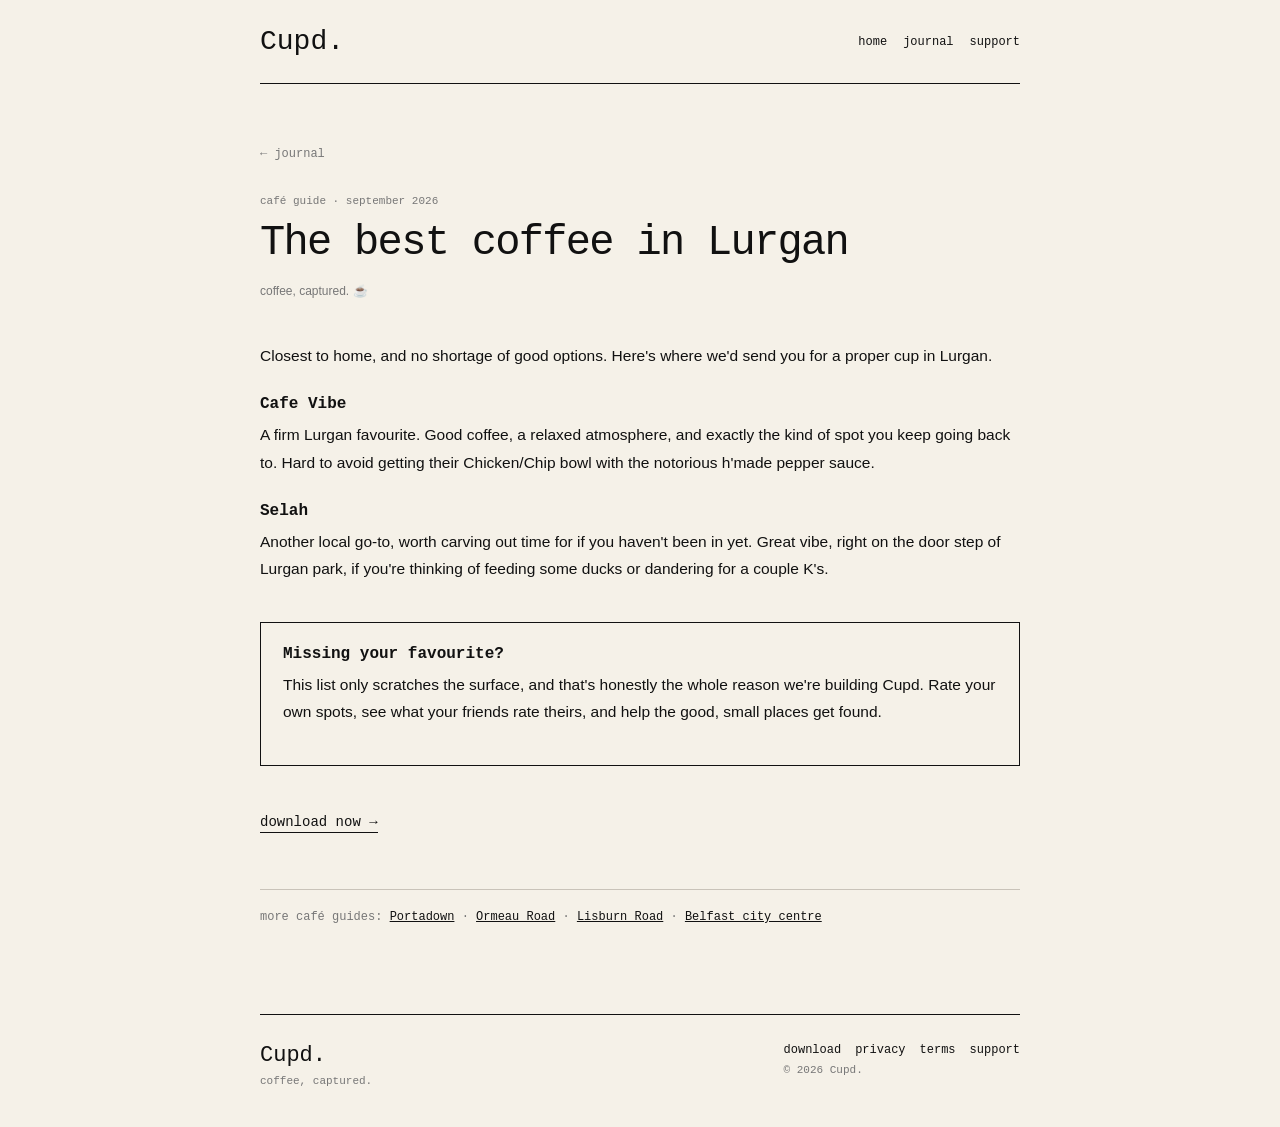
<file: journal/best-coffee-lurgan.html>
<!doctype html>
<html lang="en">
<head>
  <meta charset="utf-8">
  <meta name="viewport" content="width=device-width, initial-scale=1">
  <title>The best coffee in Lurgan | Cupd. Journal</title>
  <meta name="description" content="Where to get a genuinely good coffee in Lurgan.">
  <style>
:root {
  --cream: #F5F1E8;
  --ink: #111111;
  --muted: #777777;
  --line: #C9C3B9;
}
* { box-sizing: border-box; }
html { scroll-behavior: smooth; }
body {
  margin: 0;
  background: var(--cream);
  color: var(--ink);
  font-family: "Courier New", Courier, monospace;
}
.wrap {
  width: min(760px, calc(100% - 40px));
  margin: 0 auto;
}
nav {
  min-height: 84px;
  display: flex;
  align-items: center;
  justify-content: space-between;
  gap: 22px;
  border-bottom: 1px solid var(--ink);
}
.brand {
  color: var(--ink);
  text-decoration: none;
  font-size: 28px;
}
.navlinks {
  display: flex;
  flex-wrap: wrap;
  justify-content: flex-end;
  gap: 16px;
}
.navlinks a, footer a {
  color: var(--ink);
  text-decoration: none;
  font-size: 12px;
}
.navlinks a:hover, footer a:hover { text-decoration: underline; }
main {
  padding: 60px 0 90px;
}
.back {
  display: inline-block;
  margin-bottom: 34px;
  font-size: 12px;
  color: var(--muted);
  text-decoration: none;
}
.back:hover { text-decoration: underline; }
.eyebrow {
  color: var(--muted);
  font-size: 11px;
  text-transform: lowercase;
  margin-bottom: 12px;
}
h1 {
  margin: 0 0 14px;
  font-size: clamp(28px, 6vw, 42px);
  font-weight: 400;
  letter-spacing: -0.04em;
  line-height: 1.15;
}
.updated {
  margin: 0 0 40px;
  color: var(--muted);
  font-size: 12px;
}
h3 {
  margin: 26px 0 4px;
  font-size: 16px;
}
p, li {
  font-family: Arial, Helvetica, sans-serif;
  font-size: 15.5px;
  line-height: 1.75;
}
p { margin: 8px 0 18px; }
a { color: var(--ink); }
.callout {
  margin: 40px 0;
  border: 1px solid var(--ink);
  padding: 22px;
}
.cta {
  display: inline-block;
  margin-top: 8px;
  font-family: "Courier New", Courier, monospace;
  font-size: 14px;
  color: var(--ink);
  text-decoration: none;
  border-bottom: 1px solid var(--ink);
  padding-bottom: 2px;
}
.also {
  margin-top: 56px;
  padding-top: 20px;
  border-top: 1px solid var(--line);
  font-size: 12px;
  color: var(--muted);
}
.also a { color: var(--ink); }
footer {
  border-top: 1px solid var(--ink);
  padding: 28px 0 40px;
}
.footer-inner {
  display: flex;
  justify-content: space-between;
  gap: 28px;
  align-items: flex-start;
}
.footer-brand { font-size: 22px; }
.footer-tagline, .copyright {
  color: var(--muted);
  font-size: 11px;
  margin-top: 7px;
}
.footerlinks {
  display: flex;
  flex-wrap: wrap;
  gap: 14px;
  justify-content: flex-end;
}
@media (max-width: 650px) {
  nav { align-items: flex-start; padding: 22px 0; }
  .navlinks { max-width: 210px; }
  main { padding-top: 40px; }
  .footer-inner { flex-direction: column; }
  .footerlinks { justify-content: flex-start; }
}
</style>
</head>
<body>
  <div class="wrap">
    <nav>
      <a class="brand" href="/">Cupd.</a>
      <div class="navlinks">
        <a href="/">home</a>
        <a href="../journal/">journal</a>
        <a href="../support.html">support</a>
      </div>
    </nav>
    <main>

      <a class="back" href="./">← journal</a>

      <div class="eyebrow">café guide · September 2026</div>
      <h1>The best coffee in Lurgan</h1>
      <p class="updated">coffee, captured. ☕️</p>

      <p>Closest to home, and no shortage of good options. Here's where we'd send you for a proper cup in Lurgan.</p>

      <h3>Cafe Vibe</h3>
<p>A firm Lurgan favourite. Good coffee, a relaxed atmosphere, and exactly the kind of spot you keep going back to. Hard to avoid getting their Chicken/Chip bowl with the notorious h'made pepper sauce. </p>
<h3>Selah</h3>
<p>Another local go-to, worth carving out time for if you haven't been in yet. Great vibe, right on the door step of Lurgan park, if you're thinking of feeding some ducks or dandering for a couple K's.</p>


      <div class="callout">
        <strong>Missing your favourite?</strong>
        <p>This list only scratches the surface, and that's honestly the whole reason we're building Cupd. Rate your own spots, see what your friends rate theirs, and help the good, small places get found.</p>
      </div>

      <a class="cta" href="https://apps.apple.com/gb/app/cupd/id6807595424">download now →</a>

      <div class="also">
        more café guides: <a href="best-coffee-portadown.html">Portadown</a> · <a href="best-coffee-ormeau-road.html">Ormeau Road</a> · <a href="best-coffee-lisburn-road.html">Lisburn Road</a> · <a href="best-coffee-belfast-city-centre.html">Belfast city centre</a>
      </div>

    </main>
    <footer>
      <div class="footer-inner">
        <div>
          <div class="footer-brand">Cupd.</div>
          <div class="footer-tagline">coffee, captured.</div>
        </div>
        <div>
          <div class="footerlinks">
            <a href="https://apps.apple.com/gb/app/cupd/id6807595424">download</a>
            <a href="../privacy.html">privacy</a>
            <a href="../terms.html">terms</a>
            <a href="../support.html">support</a>
          </div>
          <div class="copyright">© 2026 Cupd.</div>
        </div>
      </div>
    </footer>
  </div>
</body>
</html>
</file>
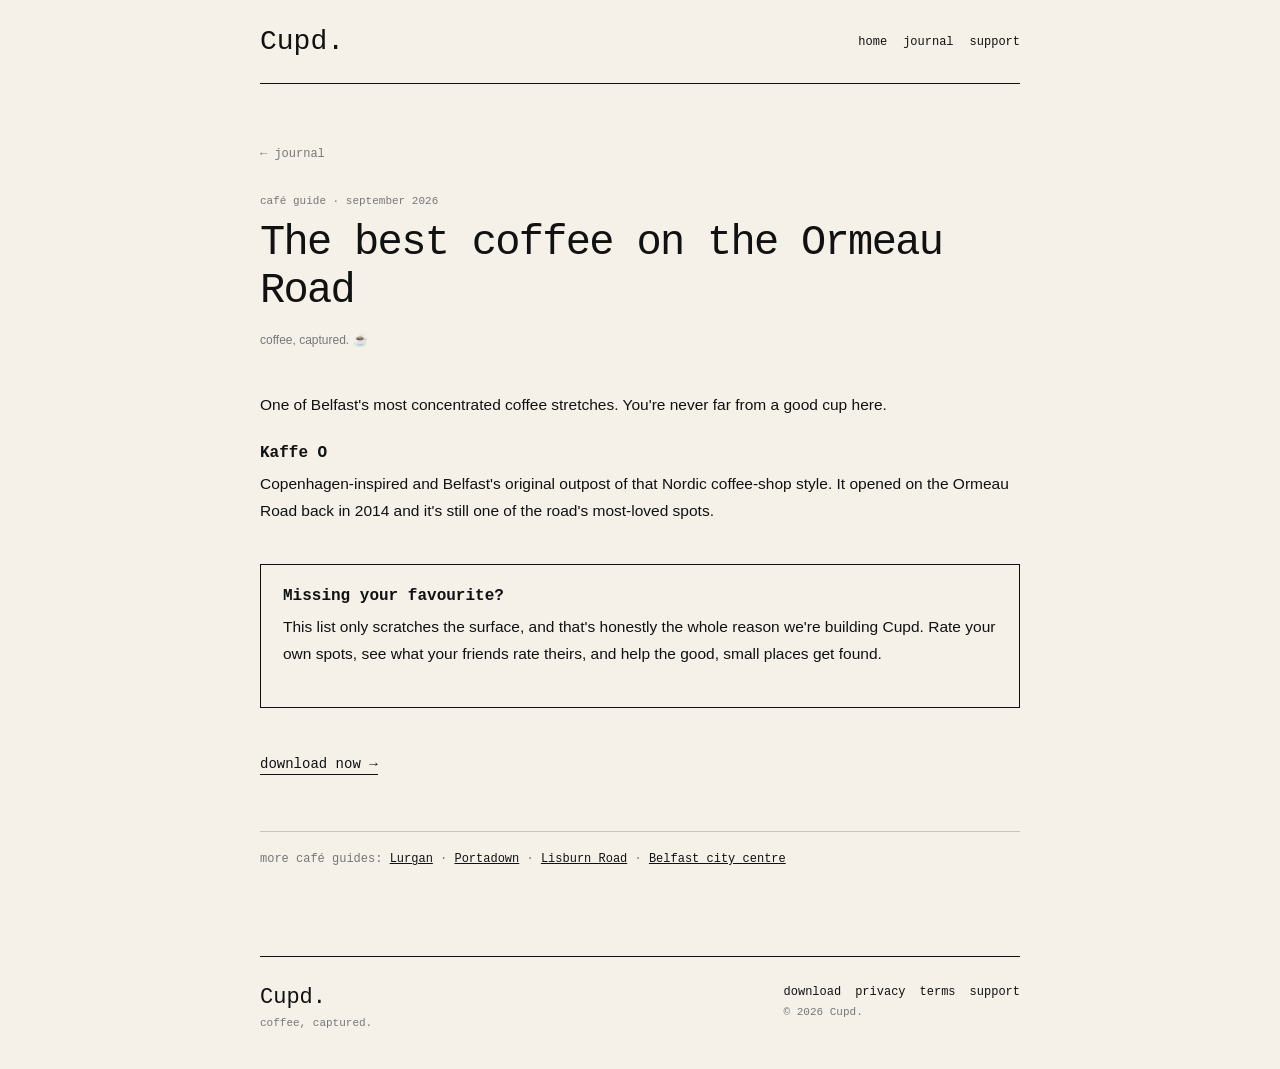
<file: journal/best-coffee-ormeau-road.html>
<!doctype html>
<html lang="en">
<head>
  <meta charset="utf-8">
  <meta name="viewport" content="width=device-width, initial-scale=1">
  <title>The best coffee on the Ormeau Road, Belfast | Cupd. Journal</title>
  <meta name="description" content="Where to get a genuinely good coffee on Belfast's Ormeau Road.">
  <style>
:root {
  --cream: #F5F1E8;
  --ink: #111111;
  --muted: #777777;
  --line: #C9C3B9;
}
* { box-sizing: border-box; }
html { scroll-behavior: smooth; }
body {
  margin: 0;
  background: var(--cream);
  color: var(--ink);
  font-family: "Courier New", Courier, monospace;
}
.wrap {
  width: min(760px, calc(100% - 40px));
  margin: 0 auto;
}
nav {
  min-height: 84px;
  display: flex;
  align-items: center;
  justify-content: space-between;
  gap: 22px;
  border-bottom: 1px solid var(--ink);
}
.brand {
  color: var(--ink);
  text-decoration: none;
  font-size: 28px;
}
.navlinks {
  display: flex;
  flex-wrap: wrap;
  justify-content: flex-end;
  gap: 16px;
}
.navlinks a, footer a {
  color: var(--ink);
  text-decoration: none;
  font-size: 12px;
}
.navlinks a:hover, footer a:hover { text-decoration: underline; }
main {
  padding: 60px 0 90px;
}
.back {
  display: inline-block;
  margin-bottom: 34px;
  font-size: 12px;
  color: var(--muted);
  text-decoration: none;
}
.back:hover { text-decoration: underline; }
.eyebrow {
  color: var(--muted);
  font-size: 11px;
  text-transform: lowercase;
  margin-bottom: 12px;
}
h1 {
  margin: 0 0 14px;
  font-size: clamp(28px, 6vw, 42px);
  font-weight: 400;
  letter-spacing: -0.04em;
  line-height: 1.15;
}
.updated {
  margin: 0 0 40px;
  color: var(--muted);
  font-size: 12px;
}
h3 {
  margin: 26px 0 4px;
  font-size: 16px;
}
p, li {
  font-family: Arial, Helvetica, sans-serif;
  font-size: 15.5px;
  line-height: 1.75;
}
p { margin: 8px 0 18px; }
a { color: var(--ink); }
.callout {
  margin: 40px 0;
  border: 1px solid var(--ink);
  padding: 22px;
}
.cta {
  display: inline-block;
  margin-top: 8px;
  font-family: "Courier New", Courier, monospace;
  font-size: 14px;
  color: var(--ink);
  text-decoration: none;
  border-bottom: 1px solid var(--ink);
  padding-bottom: 2px;
}
.also {
  margin-top: 56px;
  padding-top: 20px;
  border-top: 1px solid var(--line);
  font-size: 12px;
  color: var(--muted);
}
.also a { color: var(--ink); }
footer {
  border-top: 1px solid var(--ink);
  padding: 28px 0 40px;
}
.footer-inner {
  display: flex;
  justify-content: space-between;
  gap: 28px;
  align-items: flex-start;
}
.footer-brand { font-size: 22px; }
.footer-tagline, .copyright {
  color: var(--muted);
  font-size: 11px;
  margin-top: 7px;
}
.footerlinks {
  display: flex;
  flex-wrap: wrap;
  gap: 14px;
  justify-content: flex-end;
}
@media (max-width: 650px) {
  nav { align-items: flex-start; padding: 22px 0; }
  .navlinks { max-width: 210px; }
  main { padding-top: 40px; }
  .footer-inner { flex-direction: column; }
  .footerlinks { justify-content: flex-start; }
}
</style>
</head>
<body>
  <div class="wrap">
    <nav>
      <a class="brand" href="/">Cupd.</a>
      <div class="navlinks">
        <a href="/">home</a>
        <a href="../journal/">journal</a>
        <a href="../support.html">support</a>
      </div>
    </nav>
    <main>

      <a class="back" href="./">← journal</a>

      <div class="eyebrow">café guide · September 2026</div>
      <h1>The best coffee on the Ormeau Road</h1>
      <p class="updated">coffee, captured. ☕️</p>

      <p>One of Belfast's most concentrated coffee stretches. You're never far from a good cup here.</p>

      <h3>Kaffe O</h3>
<p>Copenhagen-inspired and Belfast's original outpost of that Nordic coffee-shop style. It opened on the Ormeau Road back in 2014 and it's still one of the road's most-loved spots.</p>


      <div class="callout">
        <strong>Missing your favourite?</strong>
        <p>This list only scratches the surface, and that's honestly the whole reason we're building Cupd. Rate your own spots, see what your friends rate theirs, and help the good, small places get found.</p>
      </div>

      <a class="cta" href="https://apps.apple.com/gb/app/cupd/id6807595424">download now →</a>

      <div class="also">
        more café guides: <a href="best-coffee-lurgan.html">Lurgan</a> · <a href="best-coffee-portadown.html">Portadown</a> · <a href="best-coffee-lisburn-road.html">Lisburn Road</a> · <a href="best-coffee-belfast-city-centre.html">Belfast city centre</a>
      </div>

    </main>
    <footer>
      <div class="footer-inner">
        <div>
          <div class="footer-brand">Cupd.</div>
          <div class="footer-tagline">coffee, captured.</div>
        </div>
        <div>
          <div class="footerlinks">
            <a href="https://apps.apple.com/gb/app/cupd/id6807595424">download</a>
            <a href="../privacy.html">privacy</a>
            <a href="../terms.html">terms</a>
            <a href="../support.html">support</a>
          </div>
          <div class="copyright">© 2026 Cupd.</div>
        </div>
      </div>
    </footer>
  </div>
</body>
</html>
</file>
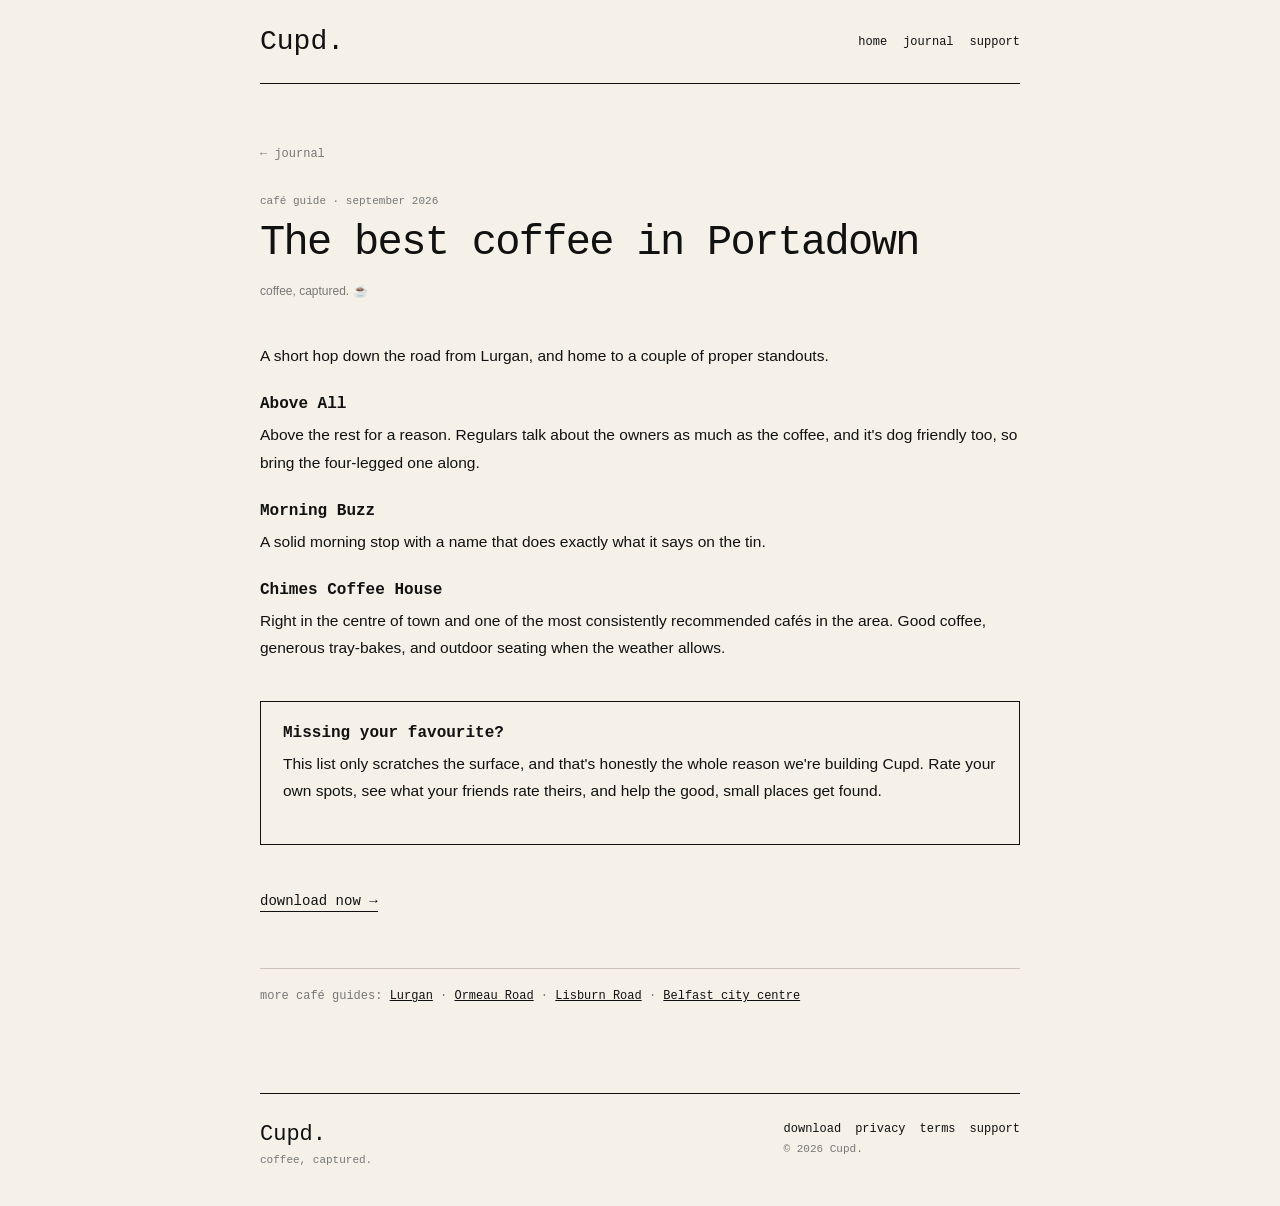
<file: journal/best-coffee-portadown.html>
<!doctype html>
<html lang="en">
<head>
  <meta charset="utf-8">
  <meta name="viewport" content="width=device-width, initial-scale=1">
  <title>The best coffee in Portadown | Cupd. Journal</title>
  <meta name="description" content="Where to get a genuinely good coffee in Portadown.">
  <style>
:root {
  --cream: #F5F1E8;
  --ink: #111111;
  --muted: #777777;
  --line: #C9C3B9;
}
* { box-sizing: border-box; }
html { scroll-behavior: smooth; }
body {
  margin: 0;
  background: var(--cream);
  color: var(--ink);
  font-family: "Courier New", Courier, monospace;
}
.wrap {
  width: min(760px, calc(100% - 40px));
  margin: 0 auto;
}
nav {
  min-height: 84px;
  display: flex;
  align-items: center;
  justify-content: space-between;
  gap: 22px;
  border-bottom: 1px solid var(--ink);
}
.brand {
  color: var(--ink);
  text-decoration: none;
  font-size: 28px;
}
.navlinks {
  display: flex;
  flex-wrap: wrap;
  justify-content: flex-end;
  gap: 16px;
}
.navlinks a, footer a {
  color: var(--ink);
  text-decoration: none;
  font-size: 12px;
}
.navlinks a:hover, footer a:hover { text-decoration: underline; }
main {
  padding: 60px 0 90px;
}
.back {
  display: inline-block;
  margin-bottom: 34px;
  font-size: 12px;
  color: var(--muted);
  text-decoration: none;
}
.back:hover { text-decoration: underline; }
.eyebrow {
  color: var(--muted);
  font-size: 11px;
  text-transform: lowercase;
  margin-bottom: 12px;
}
h1 {
  margin: 0 0 14px;
  font-size: clamp(28px, 6vw, 42px);
  font-weight: 400;
  letter-spacing: -0.04em;
  line-height: 1.15;
}
.updated {
  margin: 0 0 40px;
  color: var(--muted);
  font-size: 12px;
}
h3 {
  margin: 26px 0 4px;
  font-size: 16px;
}
p, li {
  font-family: Arial, Helvetica, sans-serif;
  font-size: 15.5px;
  line-height: 1.75;
}
p { margin: 8px 0 18px; }
a { color: var(--ink); }
.callout {
  margin: 40px 0;
  border: 1px solid var(--ink);
  padding: 22px;
}
.cta {
  display: inline-block;
  margin-top: 8px;
  font-family: "Courier New", Courier, monospace;
  font-size: 14px;
  color: var(--ink);
  text-decoration: none;
  border-bottom: 1px solid var(--ink);
  padding-bottom: 2px;
}
.also {
  margin-top: 56px;
  padding-top: 20px;
  border-top: 1px solid var(--line);
  font-size: 12px;
  color: var(--muted);
}
.also a { color: var(--ink); }
footer {
  border-top: 1px solid var(--ink);
  padding: 28px 0 40px;
}
.footer-inner {
  display: flex;
  justify-content: space-between;
  gap: 28px;
  align-items: flex-start;
}
.footer-brand { font-size: 22px; }
.footer-tagline, .copyright {
  color: var(--muted);
  font-size: 11px;
  margin-top: 7px;
}
.footerlinks {
  display: flex;
  flex-wrap: wrap;
  gap: 14px;
  justify-content: flex-end;
}
@media (max-width: 650px) {
  nav { align-items: flex-start; padding: 22px 0; }
  .navlinks { max-width: 210px; }
  main { padding-top: 40px; }
  .footer-inner { flex-direction: column; }
  .footerlinks { justify-content: flex-start; }
}
</style>
</head>
<body>
  <div class="wrap">
    <nav>
      <a class="brand" href="/">Cupd.</a>
      <div class="navlinks">
        <a href="/">home</a>
        <a href="../journal/">journal</a>
        <a href="../support.html">support</a>
      </div>
    </nav>
    <main>

      <a class="back" href="./">← journal</a>

      <div class="eyebrow">café guide · September 2026</div>
      <h1>The best coffee in Portadown</h1>
      <p class="updated">coffee, captured. ☕️</p>

      <p>A short hop down the road from Lurgan, and home to a couple of proper standouts.</p>

      <h3>Above All</h3>
<p>Above the rest for a reason. Regulars talk about the owners as much as the coffee, and it's dog friendly too, so bring the four-legged one along.</p>
<h3>Morning Buzz</h3>
<p>A solid morning stop with a name that does exactly what it says on the tin.</p>
<h3>Chimes Coffee House</h3>
<p>Right in the centre of town and one of the most consistently recommended cafés in the area. Good coffee, generous tray-bakes, and outdoor seating when the weather allows.</p>


      <div class="callout">
        <strong>Missing your favourite?</strong>
        <p>This list only scratches the surface, and that's honestly the whole reason we're building Cupd. Rate your own spots, see what your friends rate theirs, and help the good, small places get found.</p>
      </div>

      <a class="cta" href="https://apps.apple.com/gb/app/cupd/id6807595424">download now →</a>

      <div class="also">
        more café guides: <a href="best-coffee-lurgan.html">Lurgan</a> · <a href="best-coffee-ormeau-road.html">Ormeau Road</a> · <a href="best-coffee-lisburn-road.html">Lisburn Road</a> · <a href="best-coffee-belfast-city-centre.html">Belfast city centre</a>
      </div>

    </main>
    <footer>
      <div class="footer-inner">
        <div>
          <div class="footer-brand">Cupd.</div>
          <div class="footer-tagline">coffee, captured.</div>
        </div>
        <div>
          <div class="footerlinks">
            <a href="https://apps.apple.com/gb/app/cupd/id6807595424">download</a>
            <a href="../privacy.html">privacy</a>
            <a href="../terms.html">terms</a>
            <a href="../support.html">support</a>
          </div>
          <div class="copyright">© 2026 Cupd.</div>
        </div>
      </div>
    </footer>
  </div>
</body>
</html>
</file>
